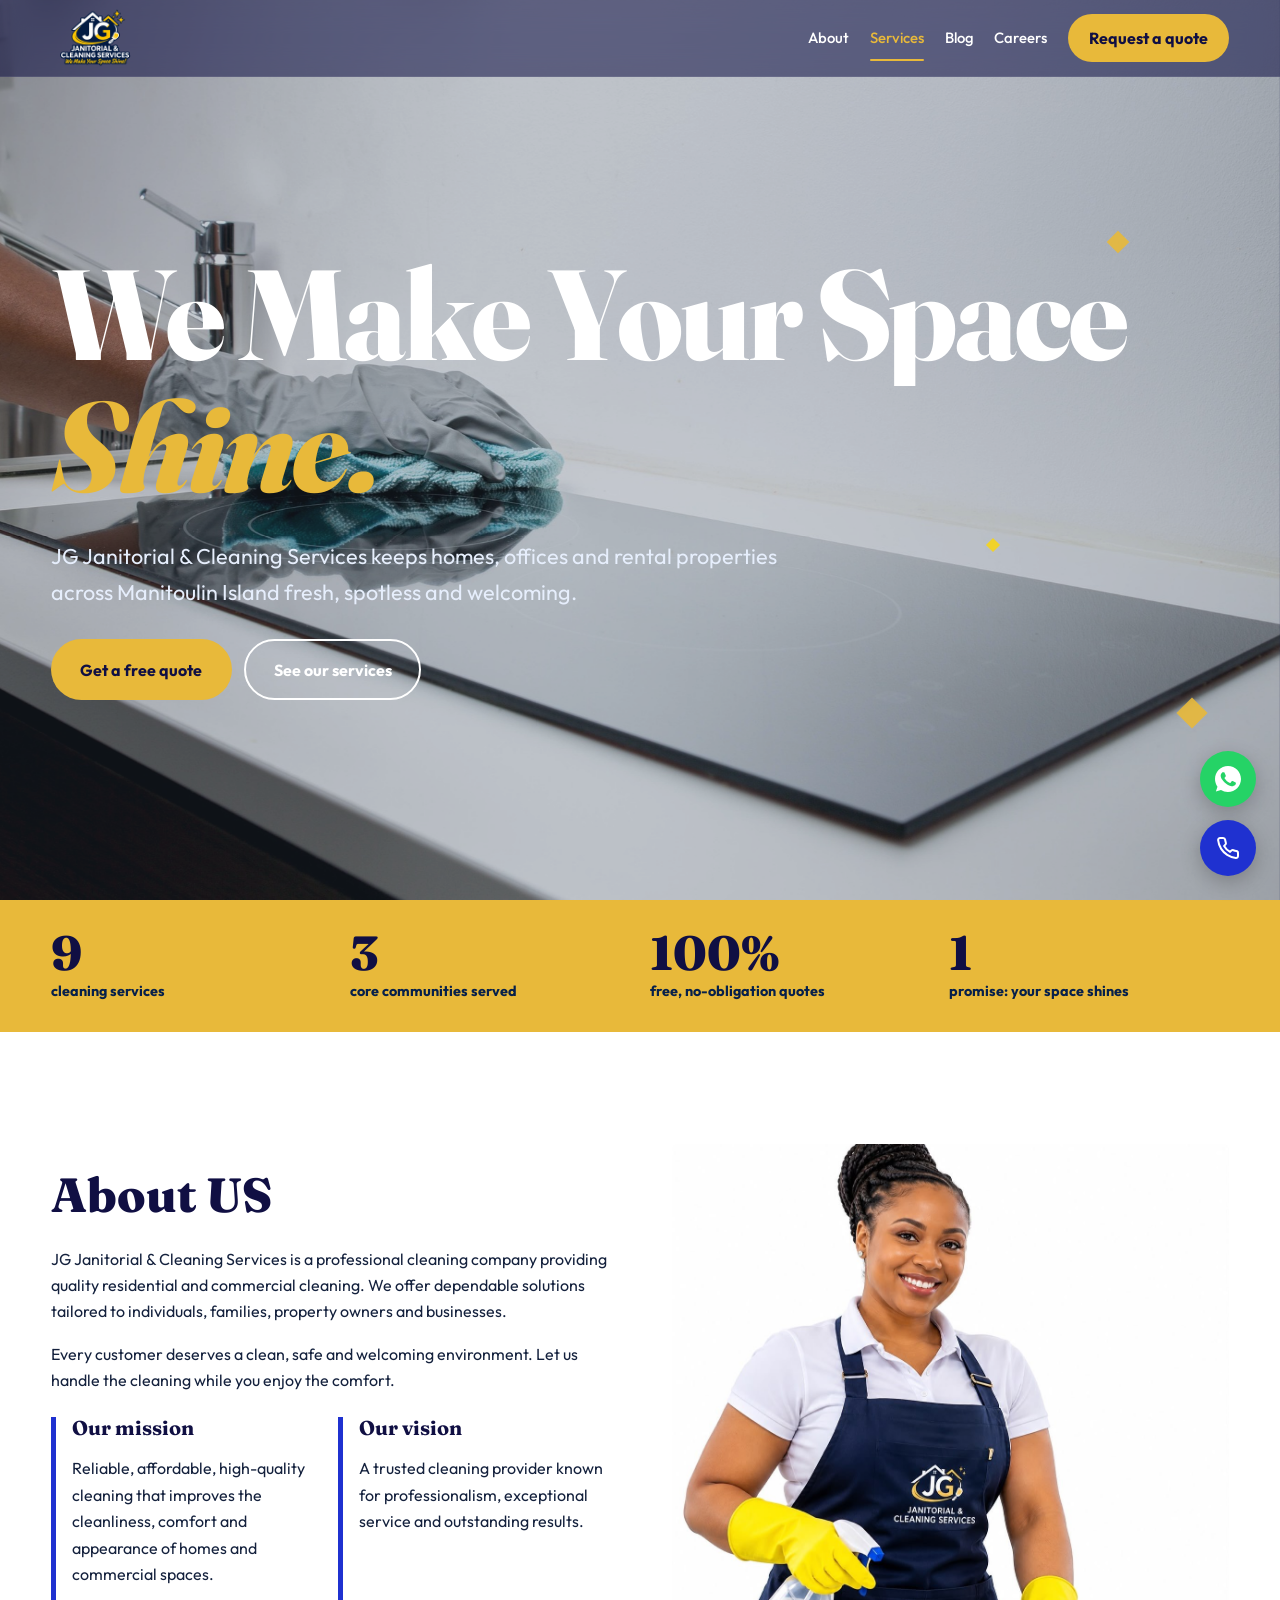
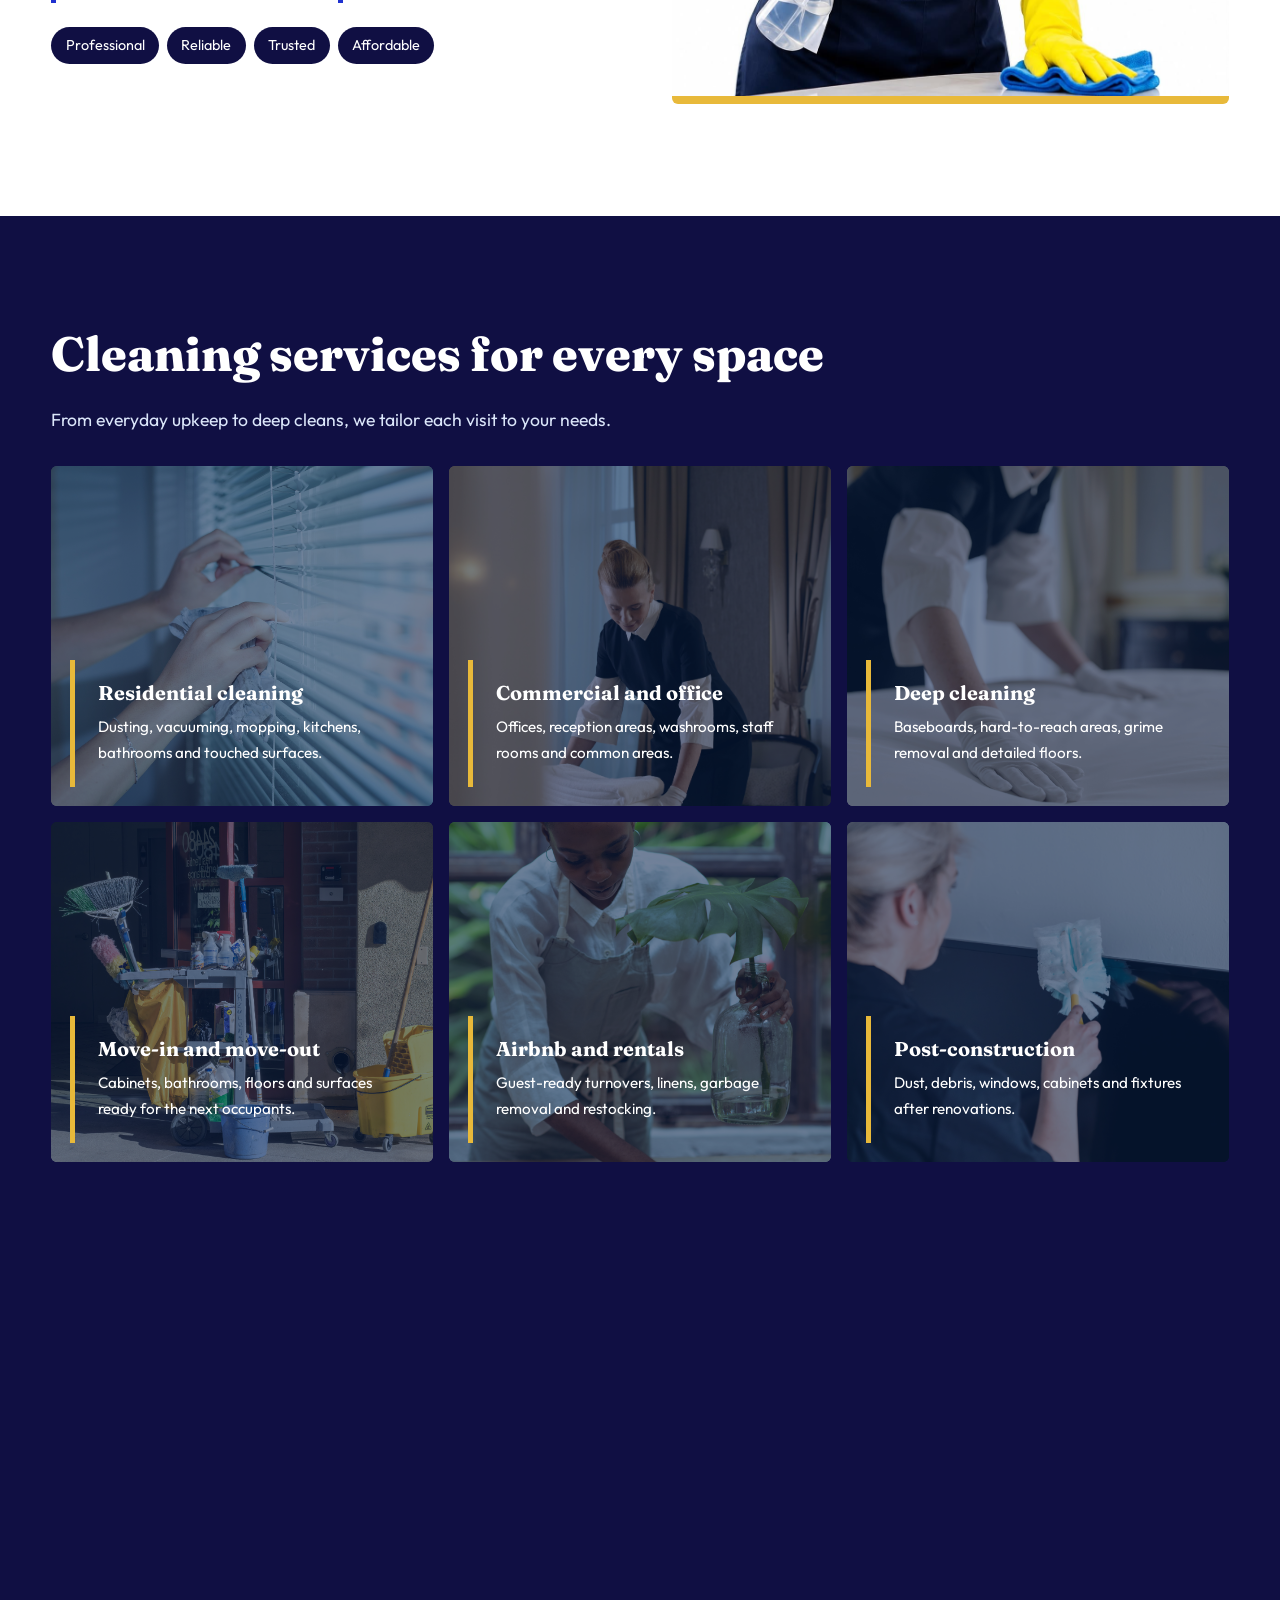
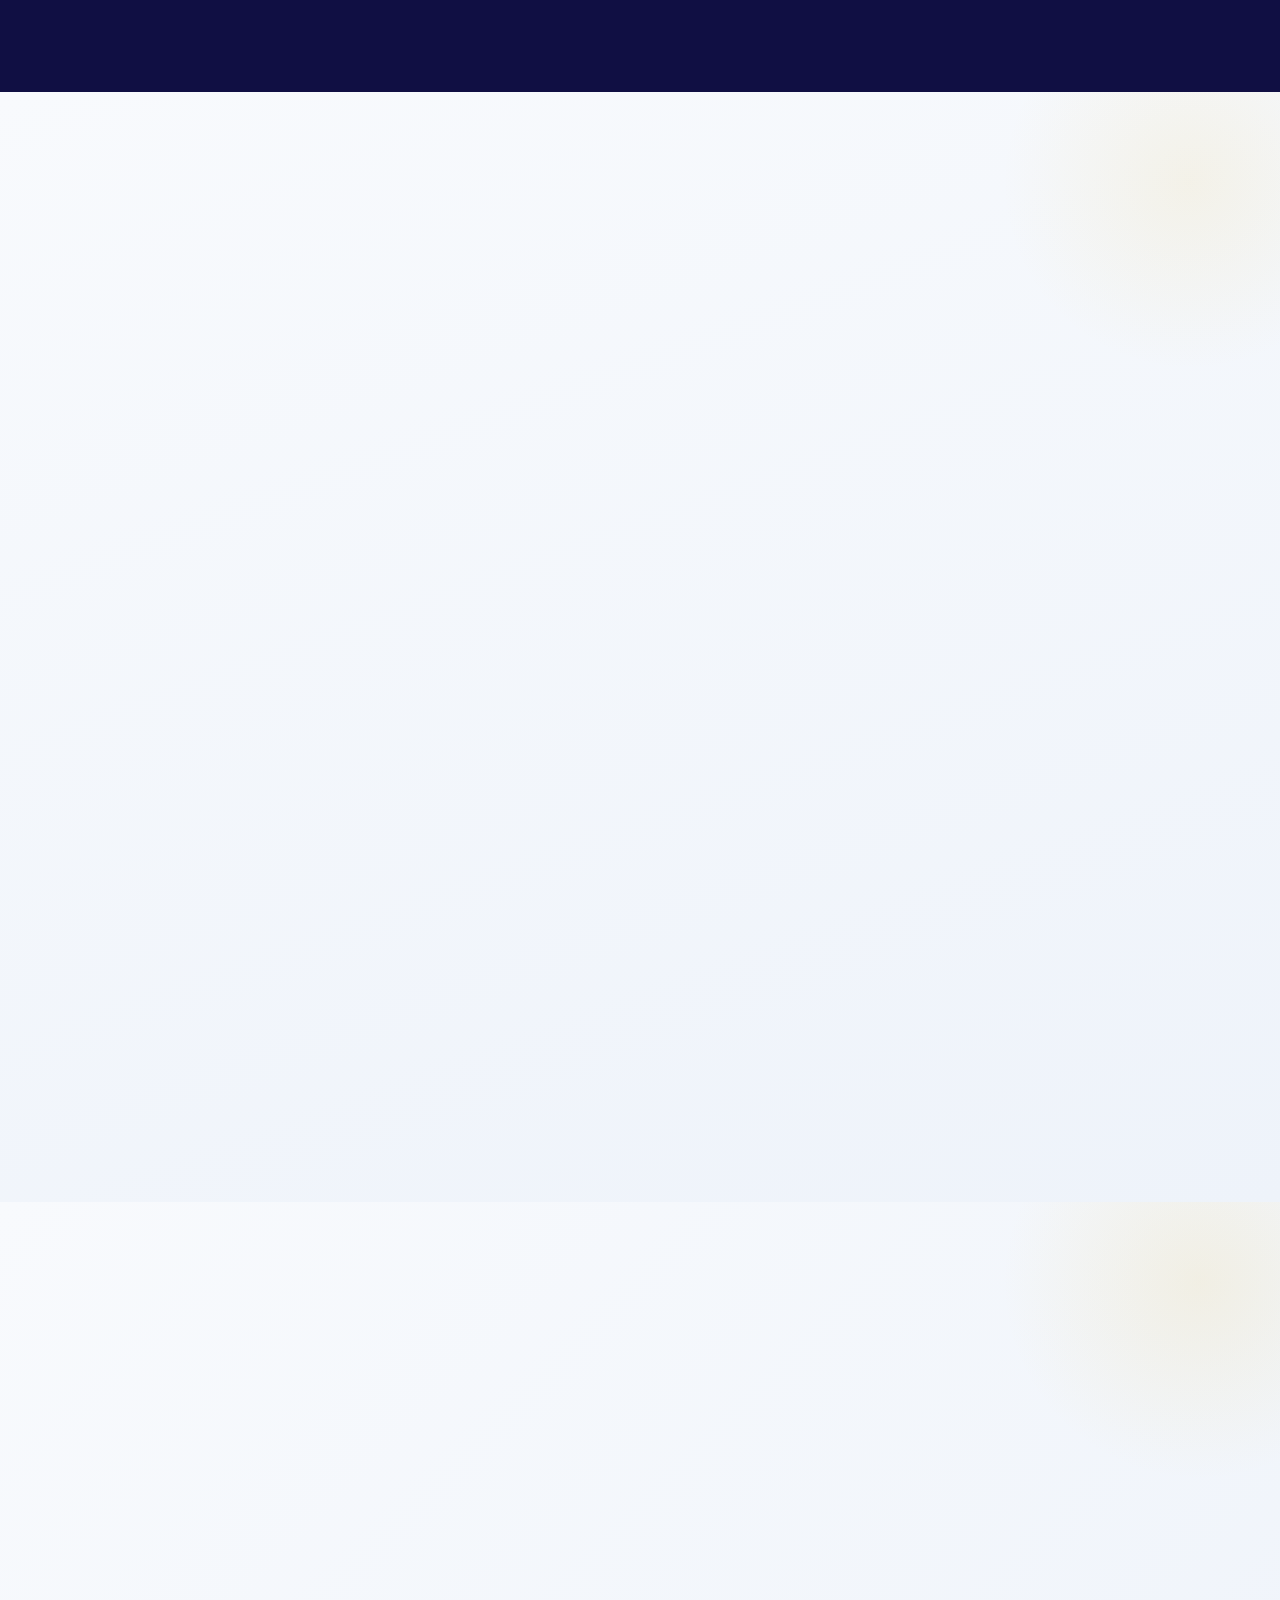
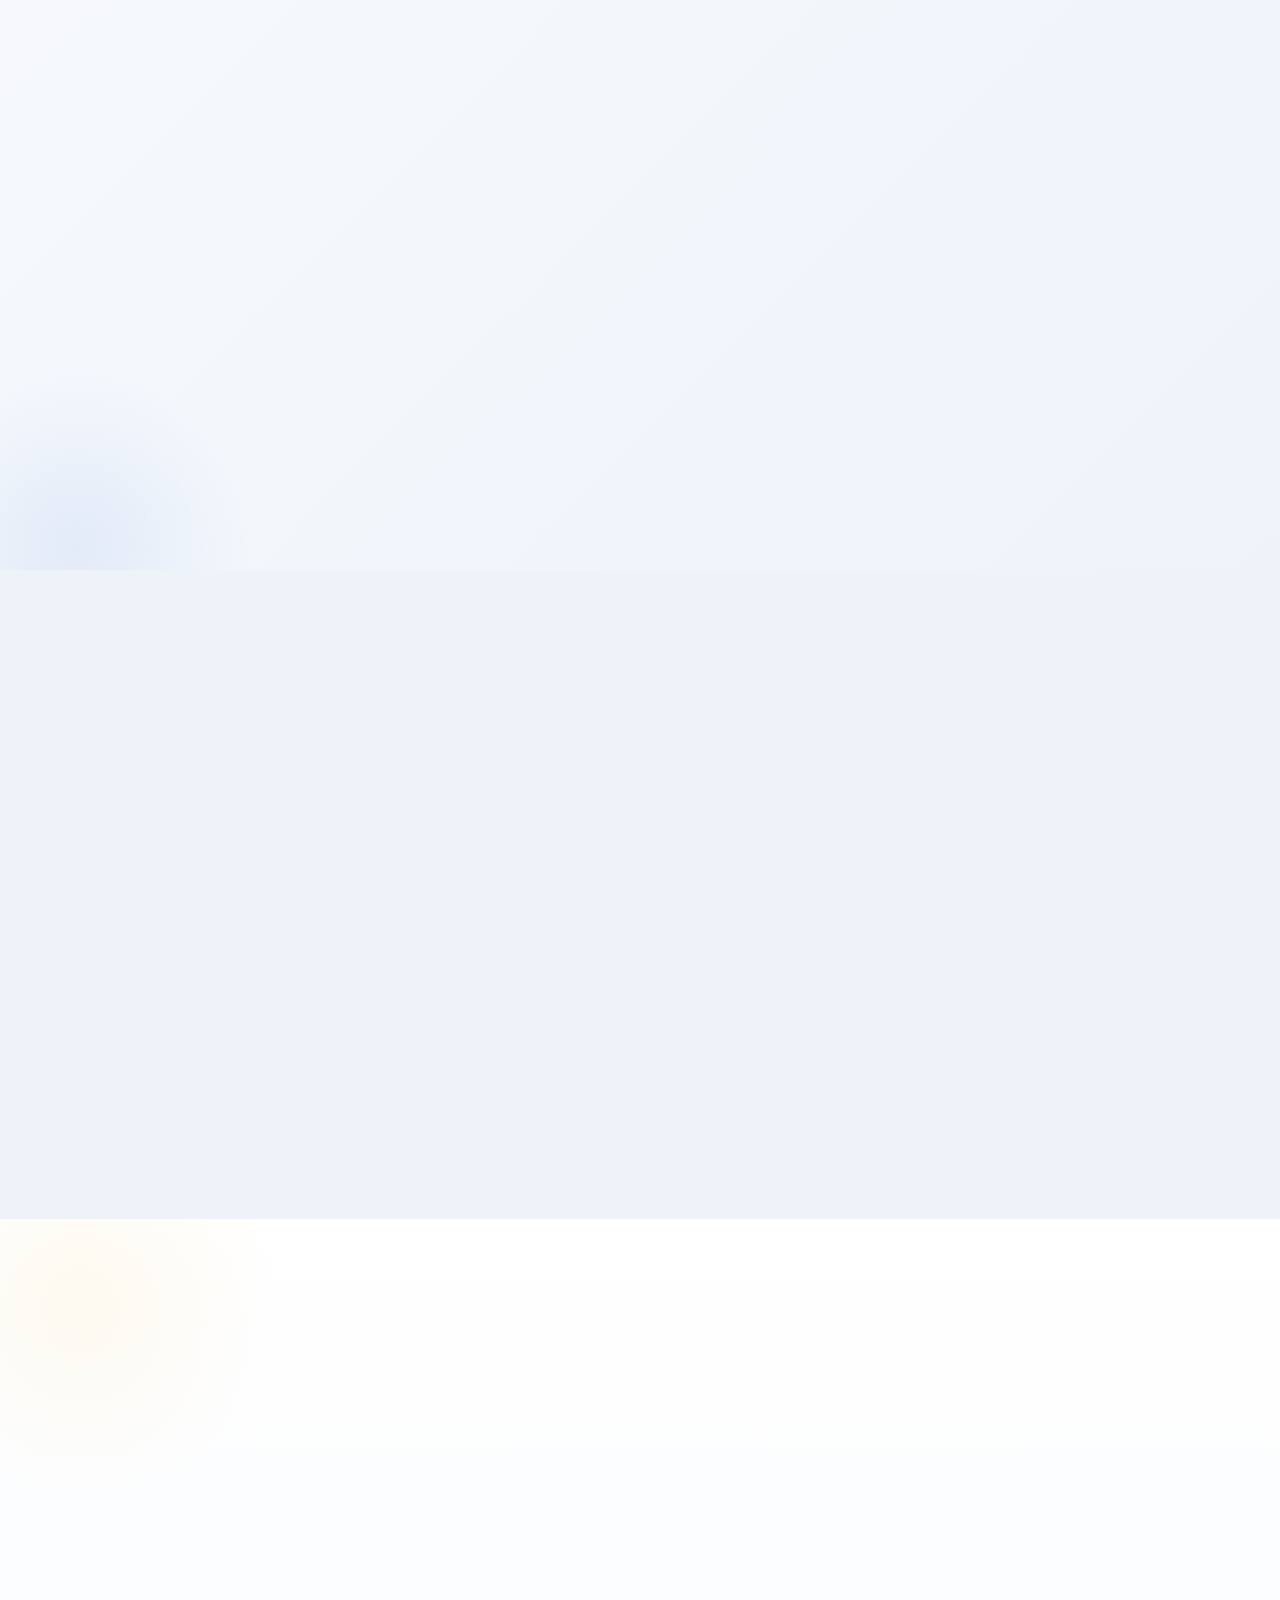
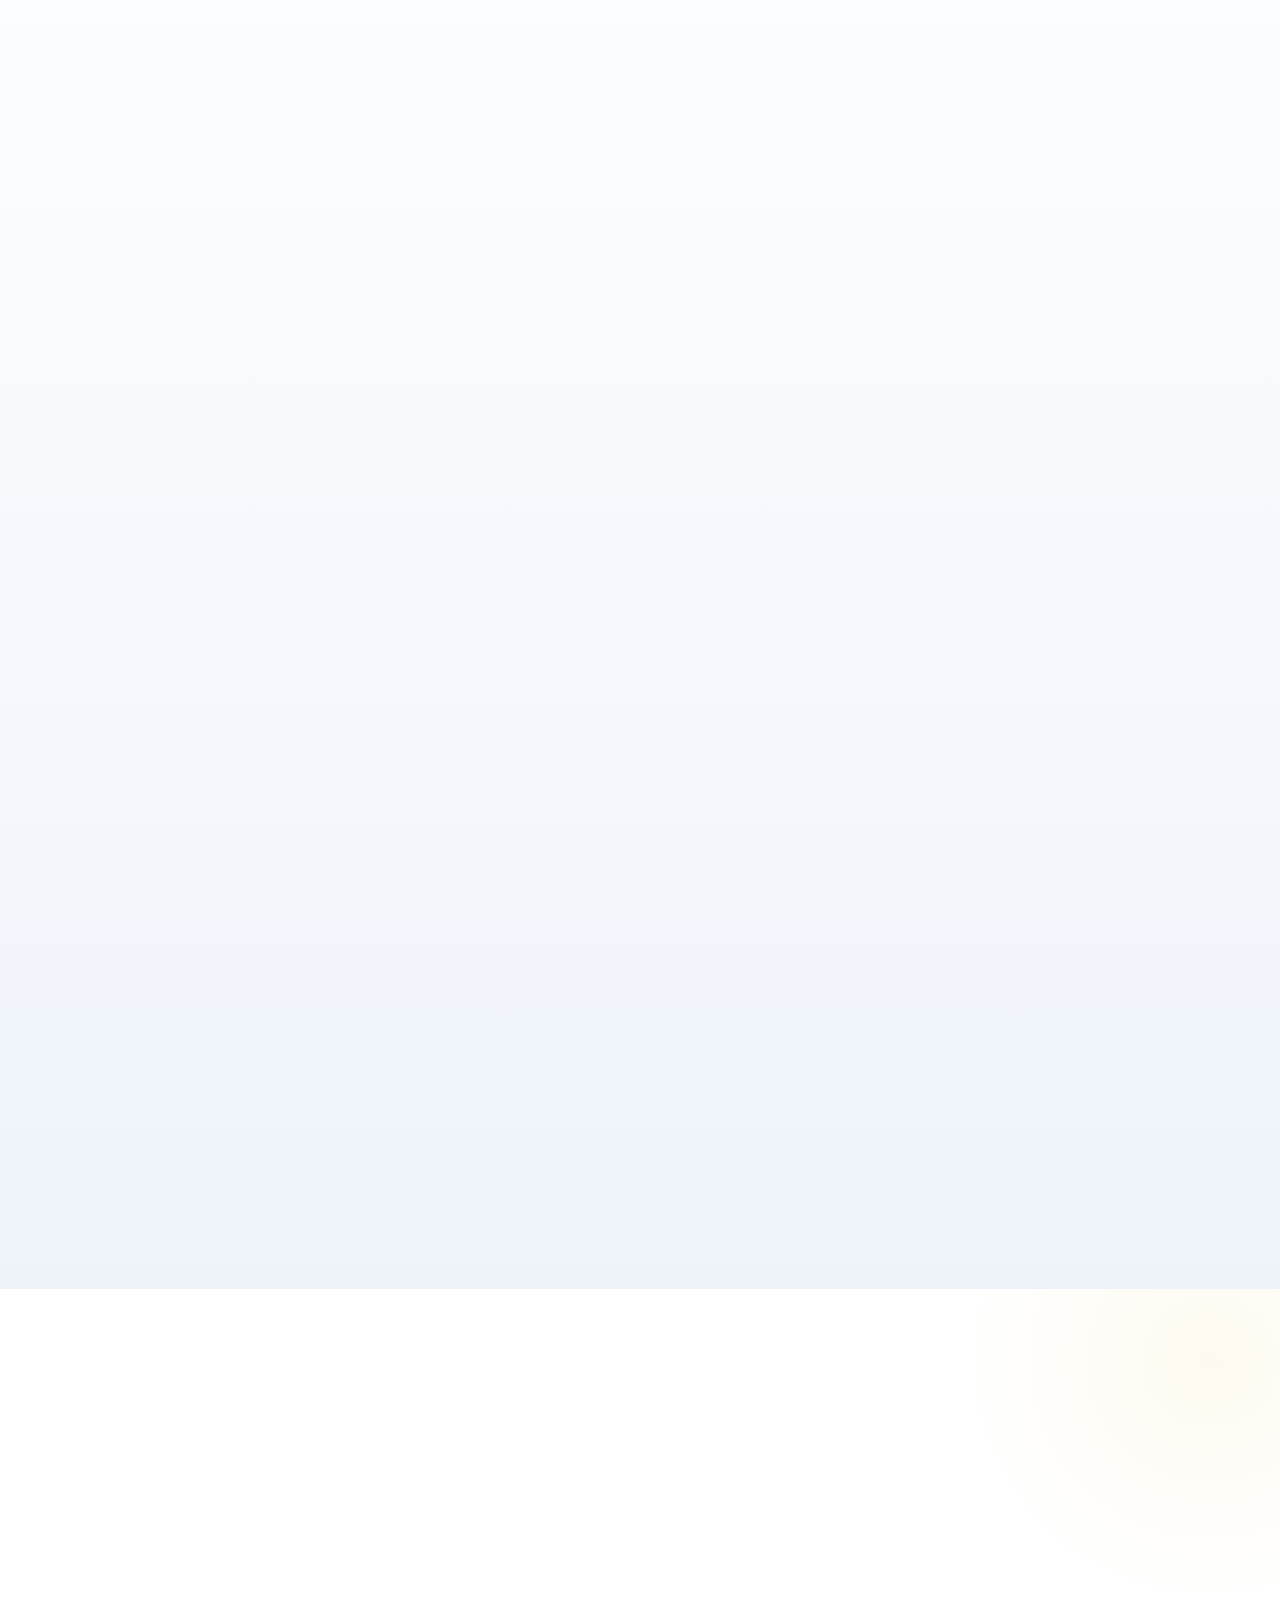
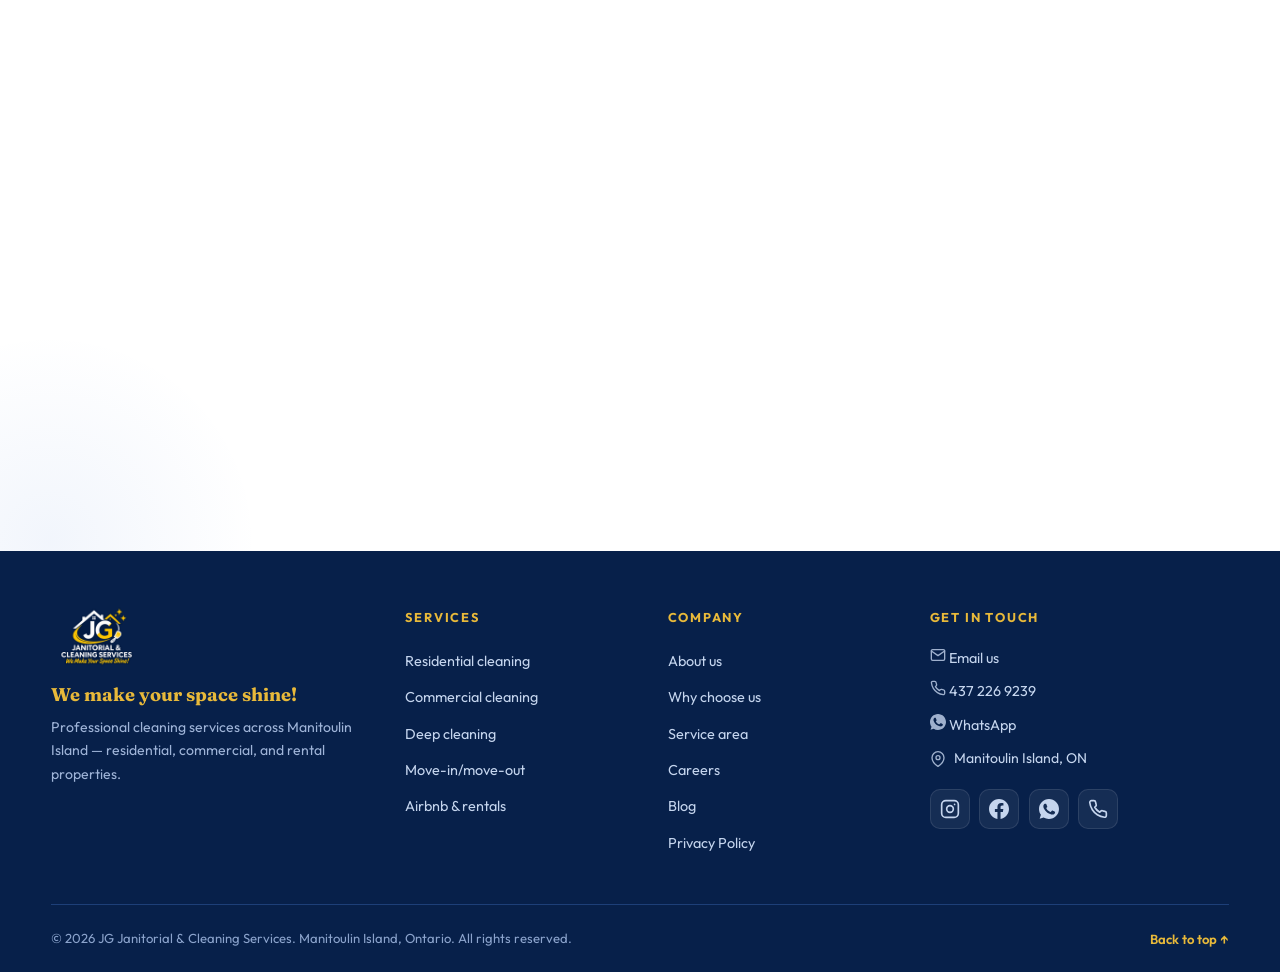
<file: index.html>
<!DOCTYPE html>
<html lang="en-CA">
<head>
  <meta charset="utf-8">
  <meta name="viewport" content="width=device-width, initial-scale=1">
  <title>Cleaning Services on Manitoulin Island | JG Janitorial &amp; Cleaning Services</title>
  <meta name="description" content="Residential, commercial, deep, move-out and Airbnb cleaning in Little Current, Mindemoya, Espanola and across Manitoulin Island, Ontario. Request a free quote from JG Janitorial &amp; Cleaning Services.">
  <meta name="keywords" content="cleaning services Manitoulin Island, janitorial Little Current, house cleaning Mindemoya, Airbnb cleaning Ontario, move-out cleaning Espanola">
  <meta name="robots" content="index, follow, max-image-preview:large">
  <meta name="theme-color" content="#0b2a5b">
  <link rel="canonical" href="https://jgjanitorial.netlify.app/">
  <link rel="icon" href="images/JG Janitorial & Cleaning Services Logo-2 (1).png" type="image/png">
  <meta property="og:type" content="website">
  <meta property="og:locale" content="en_CA">
  <meta property="og:site_name" content="JG Janitorial &amp; Cleaning Services">
  <meta property="og:title" content="JG Janitorial &amp; Cleaning Services | Manitoulin Island">
  <meta property="og:description" content="We Make Your Space Shine. Professional, reliable and affordable cleaning on Manitoulin Island.">
  <meta property="og:url" content="https://jgjanitorial.netlify.app/">
  <meta property="og:image" content="https://jgjanitorial.netlify.app/images/JG Janitorial & Cleaning Services Logo-2 (1).png">
  <meta name="twitter:card" content="summary_large_image">
  <link rel="preconnect" href="https://fonts.googleapis.com">
  <link rel="preconnect" href="https://fonts.gstatic.com" crossorigin>
  <link href="https://fonts.googleapis.com/css2?family=Fraunces:ital,opsz,wght@0,9..144,400;0,9..144,600;0,9..144,700;0,9..144,800;1,9..144,700&family=Outfit:wght@300;400;500;600;700&display=swap" rel="stylesheet">
  <link rel="stylesheet" href="style.css">
  <script type="application/ld+json">
  {"@context":"https://schema.org","@type":"HomeAndConstructionBusiness","additionalType":"https://schema.org/CleaningService","name":"JG Janitorial & Cleaning Services","url":"https://jgjanitorial.netlify.app/","logo":"https://jgjanitorial.netlify.app/images/jglogo.png","image":"https://jgjanitorial.netlify.app/images/jgfulllogo.png","slogan":"We Make Your Space Shine!","email":"Jgjanitorialcleaningservices@gmail.com","telephone":"+1-437-226-9239","address":{"@type":"PostalAddress","addressRegion":"ON","addressCountry":"CA","addressLocality":"Manitoulin Island"},"areaServed":["Little Current","Mindemoya","Espanola","Manitoulin Island"],"priceRange":"$$","hasOfferCatalog":{"@type":"OfferCatalog","name":"Cleaning services","itemListElement":["Residential Cleaning","Commercial Cleaning","Deep Cleaning","Move-In/Move-Out Cleaning","Airbnb and Rental Cleaning","Post-Construction Cleaning","Kitchen and Bathroom Cleaning","Laundry and Housekeeping","Regular Scheduled Cleaning"].map(function(n){return {"@type":"Offer","itemOffered":{"@type":"Service","name":n}}})}}
  </script>
</head>
<body id="top">
<a class="skip" href="#main">Skip to content</a>

<header class="site-header">
  <div class="wrap bar">
    <a href="#top" class="brand" aria-label="JG Janitorial and Cleaning Services home"><img src="images/JG Janitorial & Cleaning Services Logo-2 (1).png" alt="JG Janitorial and Cleaning Services logo" width="220" height="70"></a>
    <button class="menu-btn" aria-expanded="false" aria-controls="nav" aria-label="Open menu"><span></span><span></span><span></span></button>
    <nav id="nav" aria-label="Main">
      <a href="#about">About</a><a href="#services">Services</a><a href="#blog">Blog</a><a href="#careers">Careers</a>
      <a class="btn gold" href="#quote">Request a quote</a>
    </nav>
  </div>
</header>

<main id="main">
<section class="hero">
  <img class="hero-img" src="images/herobg.jpg" alt="Clean, bright home interior cared for by JG Janitorial" fetchpriority="high" width="1920" height="1080">
  <div class="hero-tint"></div>
  <div class="wrap hero-in">
    <h1><span class="line"><span></span></span> <span class="line"><span>We Make Your Space</span></span> <span class="line gold"><span>Shine.</span></span></h1>
    <p class="lead">JG Janitorial &amp; Cleaning Services keeps homes, offices and rental properties across Manitoulin Island fresh, spotless and welcoming.</p>
    <div class="cta"><a class="btn gold" href="#quote">Get a free quote</a><a class="btn ghost" href="#services">See our services</a></div>
  </div>
  <div class="spark s1" aria-hidden="true"></div><div class="spark s2" aria-hidden="true"></div><div class="spark s3" aria-hidden="true"></div>
</section>

<section class="stats" aria-label="Highlights">
  <div class="wrap grid4">
    <div><b data-n="9">0</b><span>cleaning services</span></div>
    <div><b data-n="3">0</b><span>core communities served</span></div>
    <div><b data-n="100" data-s="%">0</b><span>free, no-obligation quotes</span></div>
    <div><b data-n="1">0</b><span>promise: your space shines</span></div>
  </div>
</section>

<section id="about" class="sec">
  <div class="wrap split">
    <div class="rv">
      <h2>About US</h2>
      <p>JG Janitorial &amp; Cleaning Services is a professional cleaning company providing quality residential and commercial cleaning. We offer dependable solutions tailored to individuals, families, property owners and businesses.</p>
      <p>Every customer deserves a clean, safe and welcoming environment. Let us handle the cleaning while you enjoy the comfort.</p>
      <div class="mv">
        <article><h3>Our mission</h3><p>Reliable, affordable, high-quality cleaning that improves the cleanliness, comfort and appearance of homes and commercial spaces.</p></article>
        <article><h3>Our vision</h3><p>A trusted cleaning provider known for professionalism, exceptional service and outstanding results.</p></article>
      </div>
      <ul class="chips"><li>Professional</li><li>Reliable</li><li>Trusted</li><li>Affordable</li></ul>
    </div>
    <img class="rv about-img" src="images/jglady.jpg" alt="JG cleaning team member wiping a kitchen counter" loading="lazy" width="800" height="900">
  </div>
</section>

<section id="services" class="sec navy">
  <div class="wrap">
    <h2 class="rv">Cleaning services for every space</h2>
    <p class="sub rv">From everyday upkeep to deep cleans, we tailor each visit to your needs.</p>
    <div class="cards">
      <article class="card rv"><img src="images/19934763-blinds-5928692_1920.jpg" alt="Residential cleaning" loading="lazy"><div class="ct"><h3>Residential cleaning</h3><p>Dusting, vacuuming, mopping, kitchens, bathrooms and touched surfaces.</p></div></article>
      <article class="card rv"><img src="images/pexels-cottonbro-6466226.jpg" alt="Commercial and office cleaning" loading="lazy"><div class="ct"><h3>Commercial and office</h3><p>Offices, reception areas, washrooms, staff rooms and common areas.</p></div></article>
      <article class="card rv"><img src="images/pexels-cottonbro-6466479.jpg" alt="Deep cleaning" loading="lazy"><div class="ct"><h3>Deep cleaning</h3><p>Baseboards, hard-to-reach areas, grime removal and detailed floors.</p></div></article>
      <article class="card rv"><img src="images/pexels-ninobur-17651101.jpg" alt="Move-in and move-out cleaning" loading="lazy"><div class="ct"><h3>Move-in and move-out</h3><p>Cabinets, bathrooms, floors and surfaces ready for the next occupants.</p></div></article>
      <article class="card rv"><img src="images/pexels-ketut-subiyanto-4353615.jpg" alt="Airbnb and rental property cleaning" loading="lazy"><div class="ct"><h3>Airbnb and rentals</h3><p>Guest-ready turnovers, linens, garbage removal and restocking.</p></div></article>
      <article class="card rv"><img src="images/pexels-liliana-drew-9462170.jpg" alt="Post-construction cleaning" loading="lazy"><div class="ct"><h3>Post-construction</h3><p>Dust, debris, windows, cabinets and fixtures after renovations.</p></div></article>
      <article class="card rv"><img src="images/bathroom.jpg" alt="Kitchen and bathroom cleaning" loading="lazy"><div class="ct"><h3>Kitchen and bathroom</h3><p>Sinks, showers, mirrors, grease and soap residue removed.</p></div></article>
      <article class="card rv"><img src="images/pexels-tima-miroshnichenko-6197110.jpg" alt="Laundry and housekeeping" loading="lazy"><div class="ct"><h3>Laundry and housekeeping</h3><p>Laundry, bed making, dishes, tidying and light organization.</p></div></article>
      <article class="card rv"><img src="images/pexels-cottonbro-6466221.jpg" alt="Regular scheduled cleaning" loading="lazy"><div class="ct"><h3>Regular cleaning</h3><p>Weekly, biweekly, monthly, one-time or custom schedules.</p></div></article>
    </div>
    <p class="note rv">Specialized hazardous-material removal is excluded unless separately arranged with qualified professionals.</p>
  </div>
</section>

<!-- ———  CONTACT / QUOTE SECTION ——— -->
<section id="quote" class="sec contact-modern">
  <div class="wrap">
    <div class="contact-head rv">
      <span class="eyebrow">Let's talk</span>
      <h2>Request a free quote</h2>
      <p class="contact-intro">Tell us what you need and we'll reply with a no-obligation quotation. No pressure, no commitment.</p>
    </div>
    <div class="contact-grid-modern">
      <div class="contact-info-panel rv">
        <div class="contact-item">
          <div class="contact-icon">
            <svg viewBox="0 0 24 24" width="22" height="22" fill="none" stroke="currentColor" stroke-width="2" stroke-linecap="round" stroke-linejoin="round"><path d="M4 4h16c1.1 0 2 .9 2 2v12c0 1.1-.9 2-2 2H4c-1.1 0-2-.9-2-2V6c0-1.1.9-2 2-2z"/><polyline points="22,6 12,13 2,6"/></svg>
          </div>
          <div>
            <span class="contact-label">Email</span>
            <a href="mailto:Jgjanitorialcleaningservices@gmail.com">Jgjanitorialcleaningservices@gmail.com</a>
          </div>
        </div>
        <div class="contact-item">
          <div class="contact-icon">
            <svg viewBox="0 0 24 24" width="22" height="22" fill="none" stroke="currentColor" stroke-width="2" stroke-linecap="round" stroke-linejoin="round"><path d="M22 16.92v3a2 2 0 0 1-2.18 2 19.79 19.79 0 0 1-8.63-3.07 19.5 19.5 0 0 1-6-6 19.79 19.79 0 0 1-3.07-8.67A2 2 0 0 1 4.11 2h3a2 2 0 0 1 2 1.72c.127.96.361 1.903.7 2.81a2 2 0 0 1-.45 2.11L8.09 9.91a16 16 0 0 0 6 6l1.27-1.27a2 2 0 0 1 2.11-.45c.907.339 1.85.573 2.81.7A2 2 0 0 1 22 16.92z"/></svg>
          </div>
          <div>
            <span class="contact-label">Phone</span>
            <a href="tel:+14372269239">+1 437 226 9239</a>
          </div>
        </div>
        <div class="contact-item">
          <div class="contact-icon">
            <svg viewBox="0 0 32 32" width="22" height="22" fill="currentColor" aria-hidden="true"><path d="M16.004 0h-.008C7.174 0 0 7.176 0 16c0 3.5 1.13 6.75 3.05 9.39L1.06 31.51l6.3-1.94A15.9 15.9 0 0 0 16.004 32C24.826 32 32 24.822 32 16S24.826 0 16.004 0zm9.32 22.6c-.39 1.1-2.27 2.1-3.13 2.18-.8.07-1.8.1-2.9-.18-.67-.17-1.52-.44-2.62-.9-4.6-2-7.6-6.64-7.83-6.95-.23-.31-1.87-2.49-1.87-4.75s1.18-3.37 1.6-3.83c.42-.46.92-.58 1.23-.58.31 0 .62 0 .89.02.28.01.67-.11 1.05.8.38.92 1.3 3.17 1.42 3.4.12.23.2.5.04.81-.16.31-.24.5-.47.77-.23.27-.49.6-.7.8-.23.23-.47.48-.2.94.27.46 1.2 1.98 2.58 3.21 1.77 1.58 3.27 2.07 3.73 2.3.46.23.73.19 1-.11.27-.31 1.15-1.34 1.46-1.8.31-.46.62-.38 1.04-.23.42.15 2.66 1.25 3.12 1.48.46.23.77.34.88.54.12.19.12 1.13-.27 2.23z"/></svg>
          </div>
          <div>
            <span class="contact-label">WhatsApp</span>
            <a href="https://wa.me/14372269239" target="_blank" rel="noopener">+1 437 226 9239</a>
          </div>
        </div>
        <div class="contact-item">
          <div class="contact-icon">
            <svg viewBox="0 0 24 24" width="22" height="22" fill="none" stroke="currentColor" stroke-width="2" stroke-linecap="round" stroke-linejoin="round"><path d="M21 10c0 7-9 13-9 13s-9-6-9-13a9 9 0 0 1 18 0z"/><circle cx="12" cy="10" r="3"/></svg>
          </div>
          <div>
            <span class="contact-label">Location</span>
            <p>Manitoulin Island, Ontario, Canada</p>
          </div>
        </div>
        <div class="contact-item">
          <div class="contact-icon">
            <svg viewBox="0 0 24 24" width="22" height="22" fill="none" stroke="currentColor" stroke-width="2" stroke-linecap="round" stroke-linejoin="round"><rect x="2" y="2" width="20" height="20" rx="5"/><circle cx="12" cy="12" r="4"/><circle cx="17.5" cy="6.5" r="1" fill="currentColor" stroke="none"/></svg>
          </div>
          <div>
            <span class="contact-label">Instagram</span>
            <a href="https://www.instagram.com/jgjanitorial?dlrf=ZXp3ajByeWNjanlh&utm_source=qr" target="_blank" rel="noopener">@jgjanitorial</a>
          </div>
        </div>
        <div class="contact-item">
          <div class="contact-icon">
            <svg viewBox="0 0 24 24" width="22" height="22" fill="currentColor" aria-hidden="true"><path d="M24 12.073c0-6.627-5.373-12-12-12s-12 5.373-12 12c0 5.99 4.388 10.954 10.125 11.854v-8.385H7.078v-3.47h3.047V9.43c0-3.007 1.792-4.669 4.533-4.669 1.312 0 2.686.235 2.686.235v2.953H15.83c-1.491 0-1.956.925-1.956 1.874v2.25h3.328l-.532 3.47h-2.796v8.385C19.612 23.027 24 18.062 24 12.073z"/></svg>
          </div>
          <div>
            <span class="contact-label">Facebook</span>
            <a href="https://www.facebook.com/share/1DyWtgLGY7/?mibextid=wwXIfr" target="_blank" rel="noopener">JG Janitorial & Cleaning</a>
          </div>
        </div>
        <div class="contact-note">
          <p>Prefer to talk? Call or message us directly — we're happy to help.</p>
        </div>
      </div>
      <form class="form contact-form-modern rv" action="https://formspree.io/f/mjyydroa" method="POST" data-form>
        <input type="hidden" name="_subject" value="Quote request - JG Janitorial">
        <div class="form-row">
          <label>Your name *<input name="name" required autocomplete="name"></label>
          <label>Phone number *<input type="tel" name="phone" required autocomplete="tel" placeholder="+1 434 567 89"></label>
        </div>
        <div class="form-row">
          <label>Email <span class="optional">(optional)</span><input type="email" name="email" autocomplete="email" placeholder="you@example.com"></label>
          <label>Location *<input name="location" required placeholder="e.g. Little Current"></label>
        </div>
        <div class="form-row">
          <label>Service needed *<select name="service" required><option value="">Choose a service</option><option>Residential cleaning</option><option>Commercial cleaning</option><option>Deep cleaning</option><option>Move-in/move-out</option><option>Airbnb and rental</option><option>Post-construction</option><option>Kitchen and bathroom</option><option>Laundry and housekeeping</option><option>Regular scheduled</option></select></label>
          <label>Preferred date<input type="date" name="date"></label>
        </div>
        <label>Extra details<textarea name="message" rows="3" placeholder="Anything else we should know?"></textarea></label>
        <input type="text" name="_gotcha" class="hp" tabindex="-1" autocomplete="off">
        <button class="btn gold" type="submit">Send my request</button><p class="status" role="status"></p>
      </form>
    </div>
  </div>
</section>
</main>


<section class="sec why-modern" id="why">
  <div class="wrap">
    <div class="why-head rv">
      <span class="eyebrow">The JG difference</span>
      <h2>Why choose JG Janitorial</h2>
      <p class="why-intro">We don't just clean — we elevate the way your space feels. Every detail, every visit, every promise kept.</p>
    </div>
    <div class="why-grid-modern">
      <div class="why-card rv">
        <div class="why-icon">01</div>
        <h3>Reliable service</h3>
        <p>We value your time and show up exactly as promised — every single visit.</p>
      </div>
      <div class="why-card rv">
        <div class="why-icon">02</div>
        <h3>Attention to detail</h3>
        <p>From baseboards to door handles, every task receives proper, thorough attention.</p>
      </div>
      <div class="why-card rv">
        <div class="why-icon">03</div>
        <h3>Affordable pricing</h3>
        <p>Premium-quality cleaning at competitive, transparent prices — no surprises.</p>
      </div>
      <div class="why-card rv">
        <div class="why-icon">04</div>
        <h3>Flexible scheduling</h3>
        <p>Weekly, biweekly, monthly or one-time — we work entirely around your schedule.</p>
      </div>
      <div class="why-card rv">
        <div class="why-icon">05</div>
        <h3>Professional approach</h3>
        <p>Your property and belongings are treated with the utmost care and respect.</p>
      </div>
      <div class="why-card rv">
        <div class="why-icon">06</div>
        <h3>Customer satisfaction</h3>
        <p>We aim to exceed your expectations every time — your happiness is the goal.</p>
      </div>
    </div>
    <div class="commit-modern rv">
      <p>Inviting someone into your home or business takes trust. We respect your privacy and property, use appropriate products and equipment, keep high standards, listen to feedback and deliver exactly what we agreed.</p>
    </div>
  </div>
</section>

<section id="areas" class="sec tint">
  <div class="wrap split">
    <img class="rv about-img" src="images/manitolin.jpg" alt="Aerial view of Manitoulin Island shoreline" loading="lazy" width="800" height="600">
    <div class="rv">
      <h2>Proudly serving Manitoulin Island</h2>
      <ul class="ticks"><li>Little Current</li><li>Mindemoya</li><li>Espanola</li><li>Other Manitoulin Island communities</li><li>Surrounding areas by arrangement</li></ul>
      <p>Contact us to confirm service availability in your location.</p>
    </div>
  </div>
</section>

<!-- ——— TESTIMONIALS — MODERN & SOPHISTICATED ——— -->
<section id="testimonials" class="sec testimonials-modern">
  <div class="wrap">
    <div class="testimonials-head rv">
      <span class="eyebrow">Testimonials</span>
      <h2>What our customers say</h2>
      <p class="testimonials-intro">Real results, real people. Here's what our clients have to say about the JG difference.</p>
    </div>
    <div class="testimonials-grid">
      <figure class="testimonial-card rv">
        <div class="testimonial-quote-mark" aria-hidden="true">"</div>
        <blockquote class="testimonial-text">JG Janitorial transformed our home before our family gathering. Every corner was spotless and the team was professional, punctual and incredibly thorough. We've already booked our next visit.</blockquote>
        <div class="testimonial-rating" aria-label="5 out of 5 stars">★★★★★</div>
        <figcaption class="testimonial-author">
          <div class="testimonial-avatar" aria-hidden="true">JP</div>
          <div class="testimonial-meta">
            <strong>Jenny P.</strong>
            <span>Homeowner, Little Current</span>
          </div>
        </figcaption>
      </figure>
      <figure class="testimonial-card rv">
        <div class="testimonial-quote-mark" aria-hidden="true">"</div>
        <blockquote class="testimonial-text">We manage several Airbnb properties across Mindemoya and JG has been a game-changer. Our guest reviews have improved noticeably since we started using their turnover service. Reliable, fast and detail-oriented.</blockquote>
        <div class="testimonial-rating" aria-label="5 out of 5 stars">★★★★★</div>
        <figcaption class="testimonial-author">
          <div class="testimonial-avatar" aria-hidden="true">DT</div>
          <div class="testimonial-meta">
            <strong>David T.</strong>
            <span>Airbnb Host, Mindemoya</span>
          </div>
        </figcaption>
      </figure>
      <figure class="testimonial-card rv">
        <div class="testimonial-quote-mark" aria-hidden="true">"</div>
        <blockquote class="testimonial-text">Our office has never looked better. The JG team works around our schedule, pays attention to the small details and always leaves the space looking immaculate. Highly recommend for any business on the island.</blockquote>
        <div class="testimonial-rating" aria-label="5 out of 5 stars">★★★★★</div>
        <figcaption class="testimonial-author">
          <div class="testimonial-avatar" aria-hidden="true">LK</div>
          <div class="testimonial-meta">
            <strong>Lisa K.</strong>
            <span>Office Manager, Espanola</span>
          </div>
        </figcaption>
      </figure>
    </div>
  </div>
</section>

<!-- ——— BLOG SECTION ——— -->
<section id="blog" class="sec blog-modern">
  <div class="wrap">
    <div class="blog-head rv">
      <span class="eyebrow">Insights &amp; advice</span>
      <h2>Cleaning tips from our team</h2>
      <p class="blog-intro">Practical wisdom from the professionals who keep Manitoulin Island shining.</p>
    </div>
    <div class="blog-grid-modern">
      <article class="blog-card rv">
        <div class="blog-img-wrap">
          <img src="images/bathroom.jpg" alt="Spring cleaning checklist" loading="lazy">
          <span class="blog-tag">Home care</span>
        </div>
        <div class="blog-body">
          <h3>A simple weekly home cleaning checklist</h3>
          <p>Dust high to low, vacuum, then mop. Keep touched surfaces like handles and switches on your weekly list.</p>
          <details><summary>Read more</summary><p>Finish with kitchens and bathrooms, empty bins, and reset each room. Short, regular sessions stop grime building up.</p></details>
        </div>
      </article>
      <article class="blog-card rv">
        <div class="blog-img-wrap">
          <img src="images/airbnb.jpg" alt="Airbnb turnover" loading="lazy">
          <span class="blog-tag">Rental hosting</span>
        </div>
        <div class="blog-body">
          <h3>Airbnb turnover: what guests notice first</h3>
          <p>Fresh linens, spotless bathrooms and clear counters shape reviews more than anything else.</p>
          <details><summary>Read more</summary><p>Check under beds, restock supplies, remove garbage and air out rooms before every arrival.</p></details>
        </div>
      </article>
      <article class="blog-card rv">
        <div class="blog-img-wrap">
          <img src="images/moveout.jpg" alt="Move-out cleaning" loading="lazy">
          <span class="blog-tag">Moving</span>
        </div>
        <div class="blog-body">
          <h3>Move-out cleaning without the stress</h3>
          <p>Start with cabinets and appliances, then bathrooms, then floors last so nothing gets re-dirtied.</p>
          <details><summary>Read more</summary><p>Wipe doors, baseboards and interior surfaces. Book early to match your moving date.</p></details>
        </div>
      </article>
    </div>
  </div>
</section>

<!-- ——— CAREERS — MODERN & PROFESSIONAL ——— -->
<section id="careers" class="careers-modern">
  <div class="wrap">
    <div class="careers-layout">
      <div class="careers-intro rv">
        <span class="eyebrow">Join our team</span>
        <h2>Come grow with us</h2>
        <p class="careers-lead">We're growing and looking for dependable, detail-minded people who take pride in their work. If you care about doing things properly, you'll fit right in.</p>

        <div class="careers-perks">
          <div class="perk">
            <div class="perk-icon">
              <svg viewBox="0 0 24 24" width="20" height="20" fill="none" stroke="currentColor" stroke-width="2" stroke-linecap="round" stroke-linejoin="round"><path d="M12 22s8-4 8-10V5l-8-3-8 3v7c0 6 8 10 8 10z"/></svg>
            </div>
            <div>
              <h4>Respect &amp; trust</h4>
              <p>We treat our team the way we treat our clients — with care and respect.</p>
            </div>
          </div>
          <div class="perk">
            <div class="perk-icon">
              <svg viewBox="0 0 24 24" width="20" height="20" fill="none" stroke="currentColor" stroke-width="2" stroke-linecap="round" stroke-linejoin="round"><circle cx="12" cy="12" r="10"/><polyline points="12 6 12 12 16 14"/></svg>
            </div>
            <div>
              <h4>Flexible shifts</h4>
              <p>Full-time and part-time roles that fit around your life, not the other way around.</p>
            </div>
          </div>
          <div class="perk">
            <div class="perk-icon">
              <svg viewBox="0 0 24 24" width="20" height="20" fill="none" stroke="currentColor" stroke-width="2" stroke-linecap="round" stroke-linejoin="round"><polyline points="23 6 13.5 15.5 8.5 10.5 1 18"/><polyline points="17 6 23 6 23 12"/></svg>
            </div>
            <div>
              <h4>Real growth</h4>
              <p>We promote from within and train the right people to take on more.</p>
            </div>
          </div>
        </div>

        <div class="careers-roles">
          <h4>Roles we hire for</h4>
          <ul class="role-tags">
            <li>Residential cleaners</li>
            <li>Commercial cleaners</li>
            <li>Rental turnover specialists</li>
          </ul>
        </div>
      </div>

      <div class="careers-form-wrap rv">
        <form class="careers-form" action="https://formspree.io/f/xdeevzyl" method="POST" data-form>
          <input type="hidden" name="_subject" value="Career application - JG Janitorial">
          <div class="careers-form-head">
            <h3>Apply in 60 seconds</h3>
            <p>No CV needed — just tell us a little about yourself.</p>
          </div>
          <div class="cf-field">
            <label for="career-name">Full name</label>
            <input id="career-name" name="name" required autocomplete="name" placeholder="Your name">
          </div>
          <div class="cf-row">
            <div class="cf-field">
              <label for="career-email">Email</label>
              <input id="career-email" type="email" name="email" required autocomplete="email" placeholder="you@example.com">
            </div>
            <div class="cf-field">
              <label for="career-phone">Phone <span class="optional">(optional)</span></label>
              <input id="career-phone" type="tel" name="phone" autocomplete="tel" placeholder="437 226 9239">
            </div>
          </div>
          <div class="cf-field">
            <label for="career-message">What's your experience?</label>
            <textarea id="career-message" name="message" rows="3" required placeholder="Tell us briefly about your cleaning, customer service, or related experience…"></textarea>
          </div>
          <input type="text" name="_gotcha" class="hp" tabindex="-1" autocomplete="off">
          <button class="btn gold cf-submit" type="submit">Send my application</button>
          <p class="status" role="status"></p>
        </form>
      </div>
    </div>
  </div>
</section>

<!-- ——— FLOATING CALL & WHATSAPP BUTTONS ——— -->
<div class="floating-actions" aria-label="Quick contact">
  <a href="https://wa.me/14372269239?text=Hi%20JG%20Janitorial%2C%20I%27d%20like%20to%20request%20a%20cleaning%20quote." class="fab fab-whatsapp" target="_blank" rel="noopener" aria-label="Message us on WhatsApp">
    <svg viewBox="0 0 32 32" width="26" height="26" fill="currentColor" aria-hidden="true"><path d="M16.004 0h-.008C7.174 0 0 7.176 0 16c0 3.5 1.13 6.75 3.05 9.39L1.06 31.51l6.3-1.94A15.9 15.9 0 0 0 16.004 32C24.826 32 32 24.822 32 16S24.826 0 16.004 0zm9.32 22.6c-.39 1.1-2.27 2.1-3.13 2.18-.8.07-1.8.1-2.9-.18-.67-.17-1.52-.44-2.62-.9-4.6-2-7.6-6.64-7.83-6.95-.23-.31-1.87-2.49-1.87-4.75s1.18-3.37 1.6-3.83c.42-.46.92-.58 1.23-.58.31 0 .62 0 .89.02.28.01.67-.11 1.05.8.38.92 1.3 3.17 1.42 3.4.12.23.2.5.04.81-.16.31-.24.5-.47.77-.23.27-.49.6-.7.8-.23.23-.47.48-.2.94.27.46 1.2 1.98 2.58 3.21 1.77 1.58 3.27 2.07 3.73 2.3.46.23.73.19 1-.11.27-.31 1.15-1.34 1.46-1.8.31-.46.62-.38 1.04-.23.42.15 2.66 1.25 3.12 1.48.46.23.77.34.88.54.12.19.12 1.13-.27 2.23z"/></svg>
  </a>
  <a href="tel:+14372269239" class="fab fab-call" aria-label="Call JG Janitorial">
    <svg viewBox="0 0 24 24" width="24" height="24" fill="none" stroke="currentColor" stroke-width="2" stroke-linecap="round" stroke-linejoin="round" aria-hidden="true"><path d="M22 16.92v3a2 2 0 0 1-2.18 2 19.79 19.79 0 0 1-8.63-3.07 19.5 19.5 0 0 1-6-6 19.79 19.79 0 0 1-3.07-8.67A2 2 0 0 1 4.11 2h3a2 2 0 0 1 2 1.72c.127.96.361 1.903.7 2.81a2 2 0 0 1-.45 2.11L8.09 9.91a16 16 0 0 0 6 6l1.27-1.27a2 2 0 0 1 2.11-.45c.907.339 1.85.573 2.81.7A2 2 0 0 1 22 16.92z"/></svg>
  </a>
</div>

<!-- ———  FOOTER   ——— -->
<footer class="foot">
  <div class="wrap footer-top">
    <div class="footer-brand">
      <img src="images/JG Janitorial & Cleaning Services Logo-2 (1).png" alt="JG Janitorial and Cleaning Services" width="200" height="64" loading="lazy">
      <p class="footer-tagline">We make your space shine!</p>
      <p class="footer-desc">Professional cleaning services across Manitoulin Island — residential, commercial, and rental properties.</p>
    </div>
    <div class="footer-col">
      <h4>Services</h4>
      <ul>
        <li><a href="#services">Residential cleaning</a></li>
        <li><a href="#services">Commercial cleaning</a></li>
        <li><a href="#services">Deep cleaning</a></li>
        <li><a href="#services">Move-in/move-out</a></li>
        <li><a href="#services">Airbnb & rentals</a></li>
      </ul>
    </div>
    <div class="footer-col">
      <h4>Company</h4>
      <ul>
        <li><a href="#about">About us</a></li>
        <li><a href="#why">Why choose us</a></li>
        <li><a href="#areas">Service area</a></li>
        <li><a href="#careers">Careers</a></li>
        <li><a href="#blog">Blog</a></li>
        <li><a href="privacy.html">Privacy Policy</a></li>
      </ul>
    </div>
    <div class="footer-col">
      <h4>Get in touch</h4>
      <ul class="footer-contact">
        <li>
          <a href="mailto:Jgjanitorialcleaningservices@gmail.com">
            <svg viewBox="0 0 24 24" width="16" height="16" fill="none" stroke="currentColor" stroke-width="2" stroke-linecap="round" stroke-linejoin="round" aria-hidden="true"><path d="M4 4h16c1.1 0 2 .9 2 2v12c0 1.1-.9 2-2 2H4c-1.1 0-2-.9-2-2V6c0-1.1.9-2 2-2z"/><polyline points="22,6 12,13 2,6"/></svg>
            Email us
          </a>
        </li>
        <li>
          <a href="tel:+14372269239">
            <svg viewBox="0 0 24 24" width="16" height="16" fill="none" stroke="currentColor" stroke-width="2" stroke-linecap="round" stroke-linejoin="round" aria-hidden="true"><path d="M22 16.92v3a2 2 0 0 1-2.18 2 19.79 19.79 0 0 1-8.63-3.07 19.5 19.5 0 0 1-6-6 19.79 19.79 0 0 1-3.07-8.67A2 2 0 0 1 4.11 2h3a2 2 0 0 1 2 1.72c.127.96.361 1.903.7 2.81a2 2 0 0 1-.45 2.11L8.09 9.91a16 16 0 0 0 6 6l1.27-1.27a2 2 0 0 1 2.11-.45c.907.339 1.85.573 2.81.7A2 2 0 0 1 22 16.92z"/></svg>
            437 226 9239
          </a>
        </li>
        <li>
          <a href="https://wa.me/14372269239" target="_blank" rel="noopener">
            <svg viewBox="0 0 32 32" width="16" height="16" fill="currentColor" aria-hidden="true"><path d="M16.004 0h-.008C7.174 0 0 7.176 0 16c0 3.5 1.13 6.75 3.05 9.39L1.06 31.51l6.3-1.94A15.9 15.9 0 0 0 16.004 32C24.826 32 32 24.822 32 16S24.826 0 16.004 0zm9.32 22.6c-.39 1.1-2.27 2.1-3.13 2.18-.8.07-1.8.1-2.9-.18-.67-.17-1.52-.44-2.62-.9-4.6-2-7.6-6.64-7.83-6.95-.23-.31-1.87-2.49-1.87-4.75s1.18-3.37 1.6-3.83c.42-.46.92-.58 1.23-.58.31 0 .62 0 .89.02.28.01.67-.11 1.05.8.38.92 1.3 3.17 1.42 3.4.12.23.2.5.04.81-.16.31-.24.5-.47.77-.23.27-.49.6-.7.8-.23.23-.47.48-.2.94.27.46 1.2 1.98 2.58 3.21 1.77 1.58 3.27 2.07 3.73 2.3.46.23.73.19 1-.11.27-.31 1.15-1.34 1.46-1.8.31-.46.62-.38 1.04-.23.42.15 2.66 1.25 3.12 1.48.46.23.77.34.88.54.12.19.12 1.13-.27 2.23z"/></svg>
            WhatsApp
          </a>
        </li>
        <li>
          <svg viewBox="0 0 24 24" width="16" height="16" fill="none" stroke="currentColor" stroke-width="2" stroke-linecap="round" stroke-linejoin="round" aria-hidden="true"><path d="M21 10c0 7-9 13-9 13s-9-6-9-13a9 9 0 0 1 18 0z"/><circle cx="12" cy="10" r="3"/></svg>
          Manitoulin Island, ON
        </li>
      </ul>
      <div class="footer-social">
        <a href="https://www.instagram.com/jgjanitorial?dlrf=ZXp3ajByeWNjanlh&utm_source=qr" target="_blank" rel="noopener" aria-label="Instagram" class="footer-social-link">
          <svg viewBox="0 0 24 24" width="20" height="20" fill="none" stroke="currentColor" stroke-width="2" stroke-linecap="round" stroke-linejoin="round"><rect x="2" y="2" width="20" height="20" rx="5"/><circle cx="12" cy="12" r="4"/><circle cx="17.5" cy="6.5" r="1" fill="currentColor" stroke="none"/></svg>
        </a>
        <a href="https://www.facebook.com/share/1DyWtgLGY7/?mibextid=wwXIfr" target="_blank" rel="noopener" aria-label="Facebook" class="footer-social-link">
          <svg viewBox="0 0 24 24" width="20" height="20" fill="currentColor"><path d="M24 12.073c0-6.627-5.373-12-12-12s-12 5.373-12 12c0 5.99 4.388 10.954 10.125 11.854v-8.385H7.078v-3.47h3.047V9.43c0-3.007 1.792-4.669 4.533-4.669 1.312 0 2.686.235 2.686.235v2.953H15.83c-1.491 0-1.956.925-1.956 1.874v2.25h3.328l-.532 3.47h-2.796v8.385C19.612 23.027 24 18.062 24 12.073z"/></svg>
        </a>
        <a href="https://wa.me/14372269239" target="_blank" rel="noopener" aria-label="WhatsApp" class="footer-social-link">
          <svg viewBox="0 0 32 32" width="20" height="20" fill="currentColor"><path d="M16.004 0h-.008C7.174 0 0 7.176 0 16c0 3.5 1.13 6.75 3.05 9.39L1.06 31.51l6.3-1.94A15.9 15.9 0 0 0 16.004 32C24.826 32 32 24.822 32 16S24.826 0 16.004 0zm9.32 22.6c-.39 1.1-2.27 2.1-3.13 2.18-.8.07-1.8.1-2.9-.18-.67-.17-1.52-.44-2.62-.9-4.6-2-7.6-6.64-7.83-6.95-.23-.31-1.87-2.49-1.87-4.75s1.18-3.37 1.6-3.83c.42-.46.92-.58 1.23-.58.31 0 .62 0 .89.02.28.01.67-.11 1.05.8.38.92 1.3 3.17 1.42 3.4.12.23.2.5.04.81-.16.31-.24.5-.47.77-.23.27-.49.6-.7.8-.23.23-.47.48-.2.94.27.46 1.2 1.98 2.58 3.21 1.77 1.58 3.27 2.07 3.73 2.3.46.23.73.19 1-.11.27-.31 1.15-1.34 1.46-1.8.31-.46.62-.38 1.04-.23.42.15 2.66 1.25 3.12 1.48.46.23.77.34.88.54.12.19.12 1.13-.27 2.23z"/></svg>
        </a>
        <a href="tel:+14372269239" aria-label="Call us" class="footer-social-link">
          <svg viewBox="0 0 24 24" width="20" height="20" fill="none" stroke="currentColor" stroke-width="2" stroke-linecap="round" stroke-linejoin="round"><path d="M22 16.92v3a2 2 0 0 1-2.18 2 19.79 19.79 0 0 1-8.63-3.07 19.5 19.5 0 0 1-6-6 19.79 19.79 0 0 1-3.07-8.67A2 2 0 0 1 4.11 2h3a2 2 0 0 1 2 1.72c.127.96.361 1.903.7 2.81a2 2 0 0 1-.45 2.11L8.09 9.91a16 16 0 0 0 6 6l1.27-1.27a2 2 0 0 1 2.11-.45c.907.339 1.85.573 2.81.7A2 2 0 0 1 22 16.92z"/></svg>
        </a>
      </div>
    </div>
  </div>
  <div class="footer-bottom">
    <p class="copy">&copy; <span id="yr">2026</span> JG Janitorial &amp; Cleaning Services. Manitoulin Island, Ontario. All rights reserved.</p>
    <p class="footer-legal"><a href="#top">Back to top ↑</a></p>
  </div>
</footer>
<script src="app.js" defer></script>
</body>
</html>
</file>
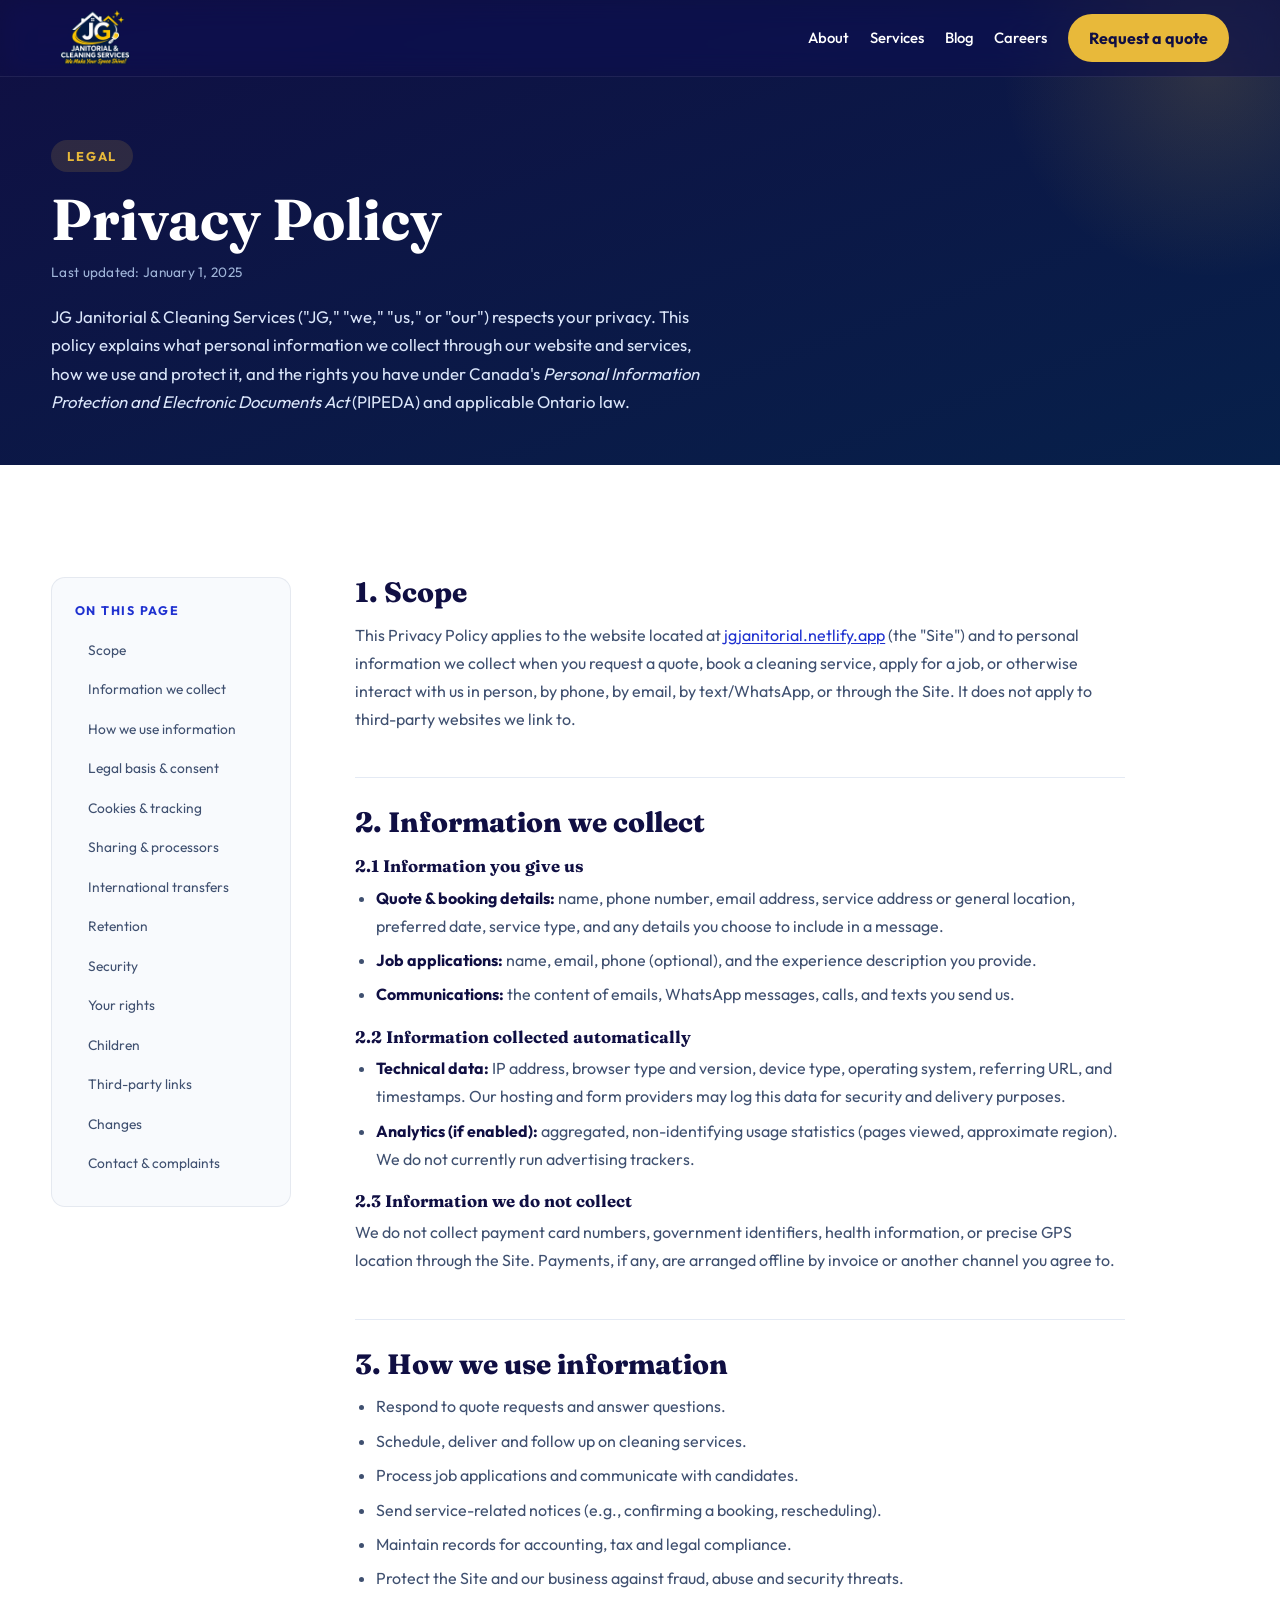
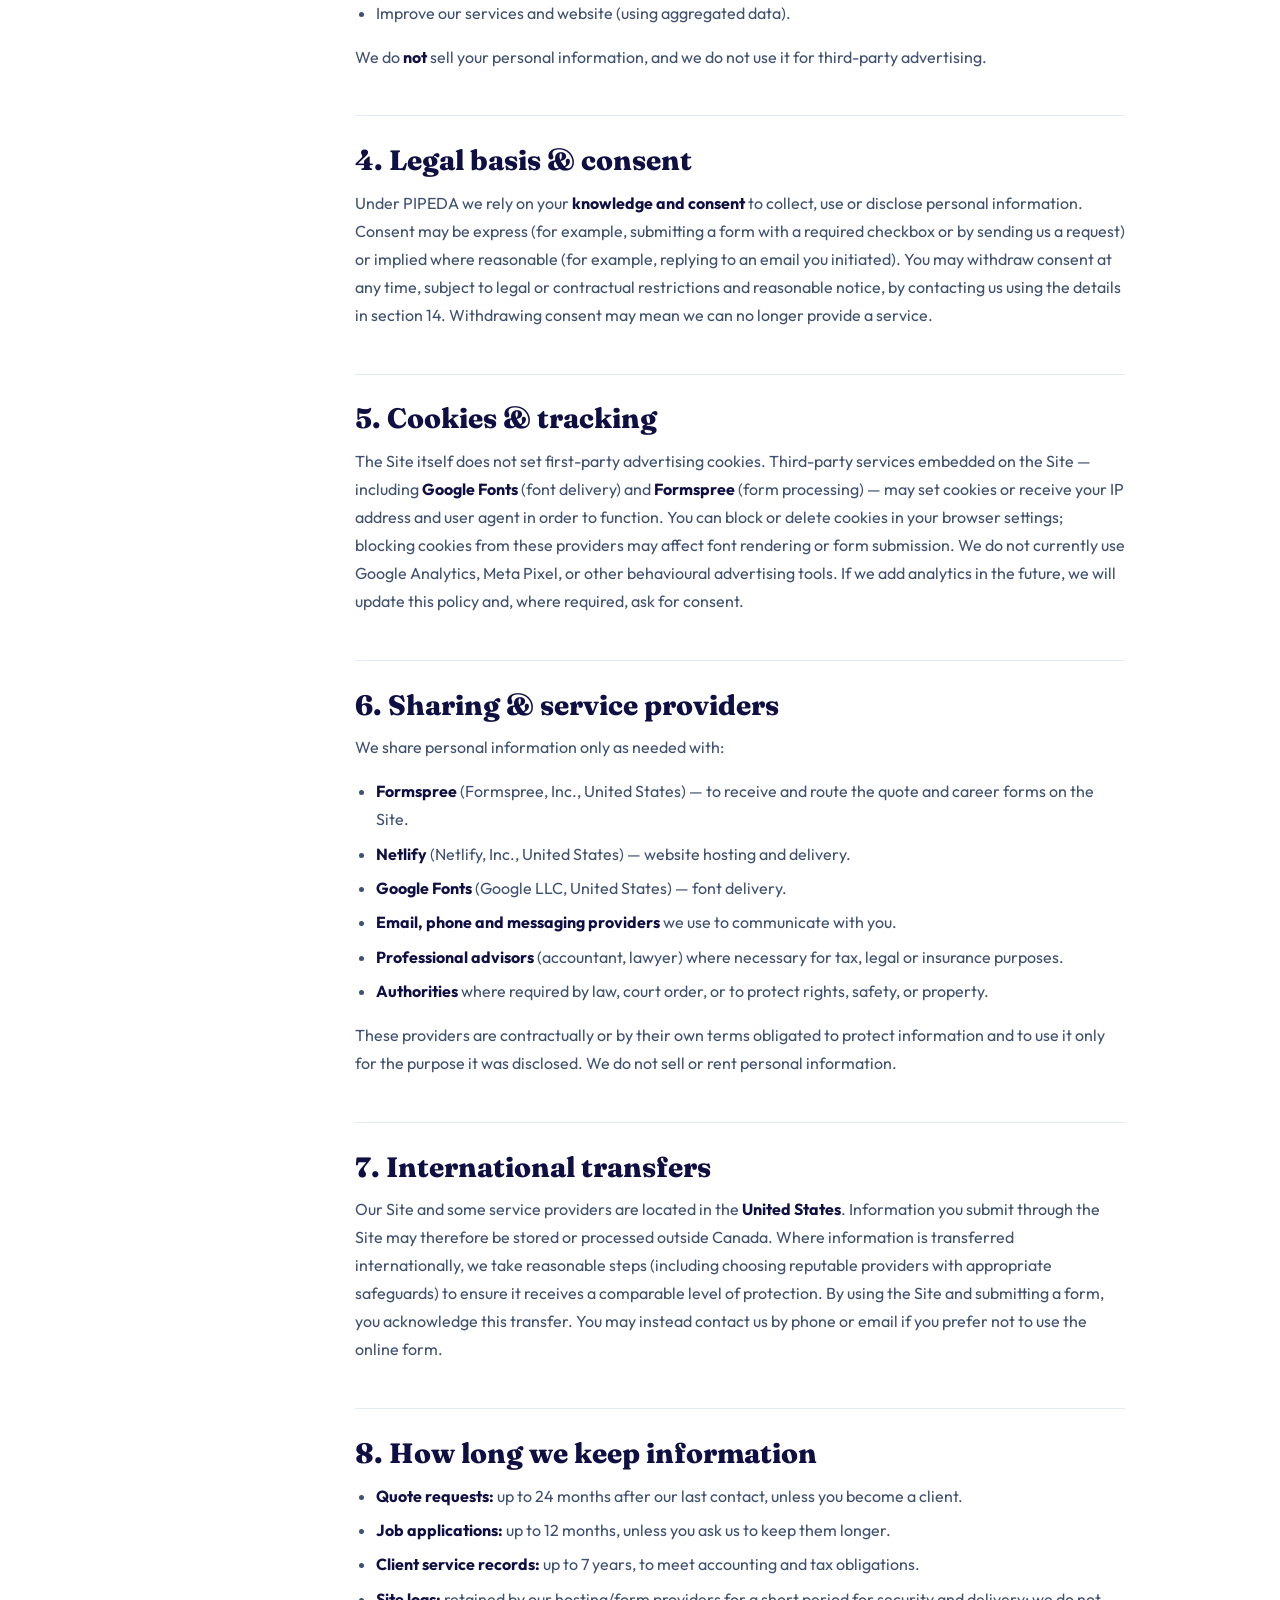
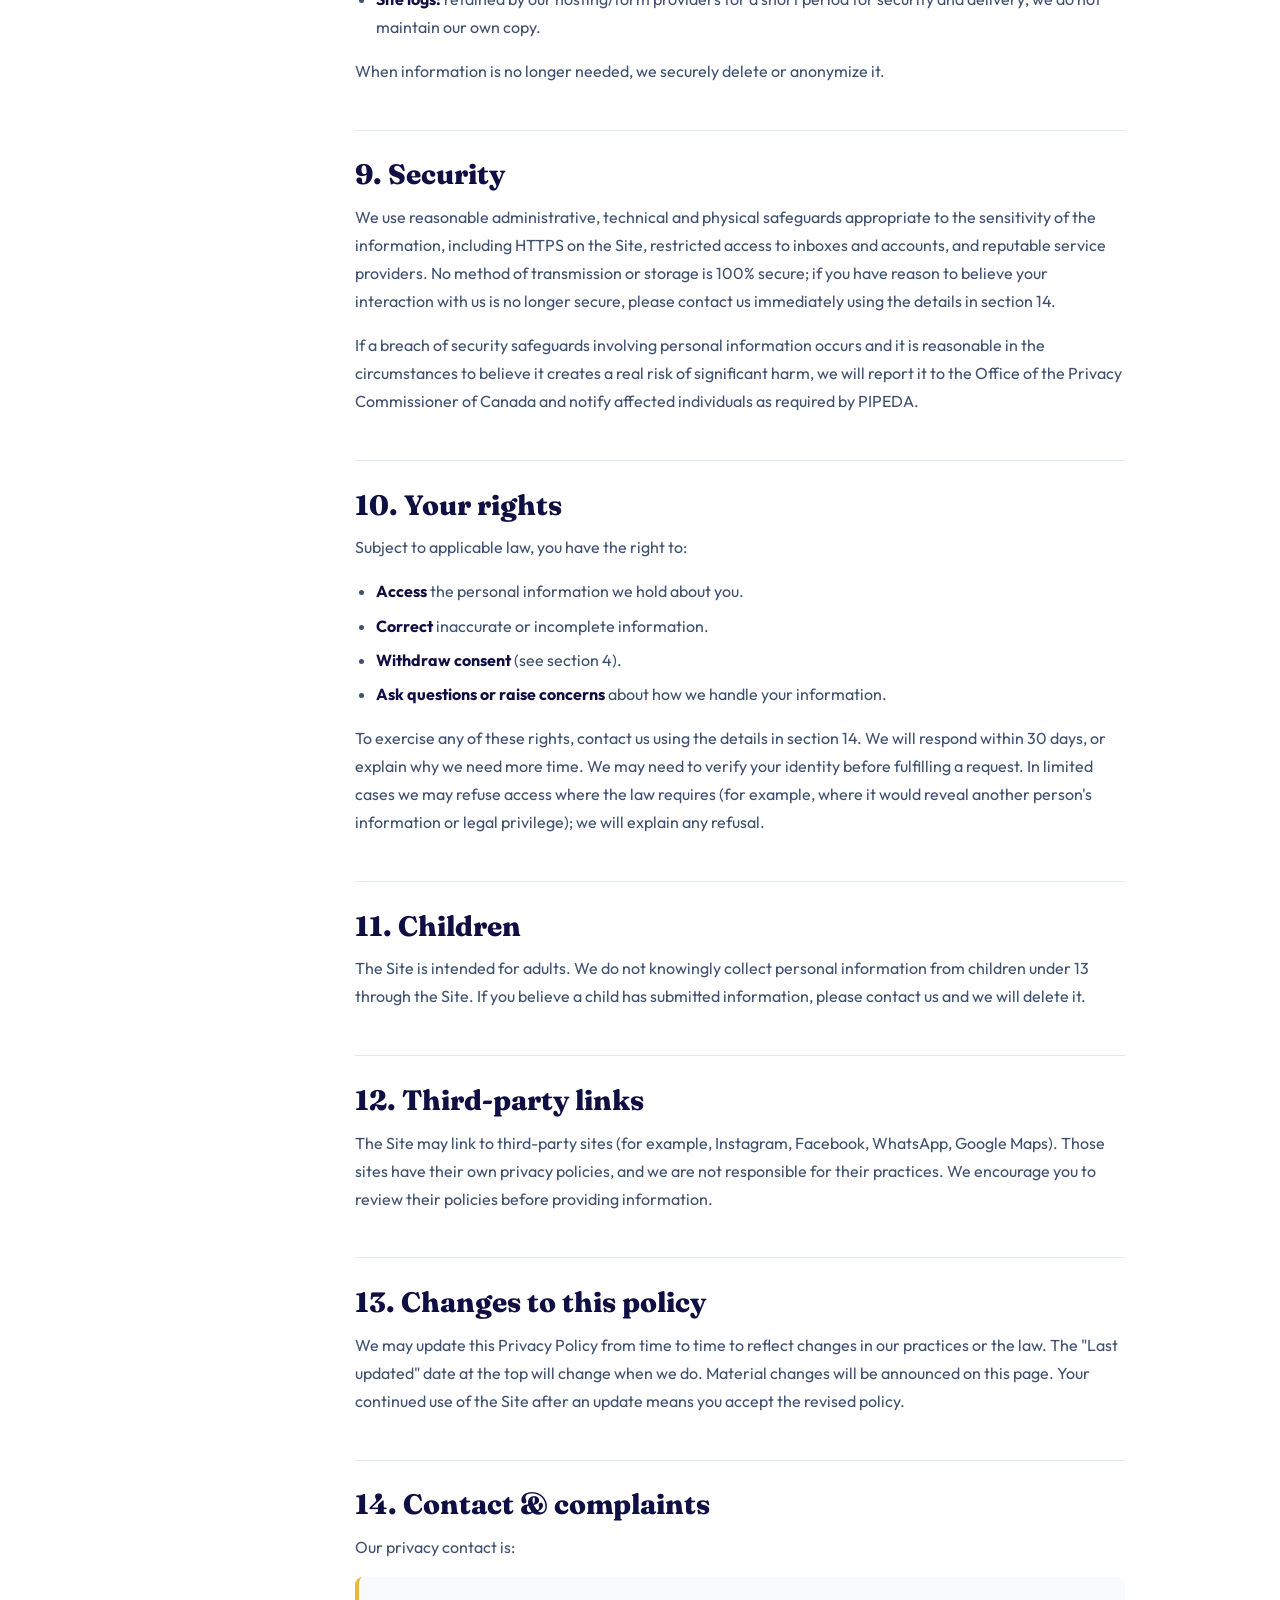
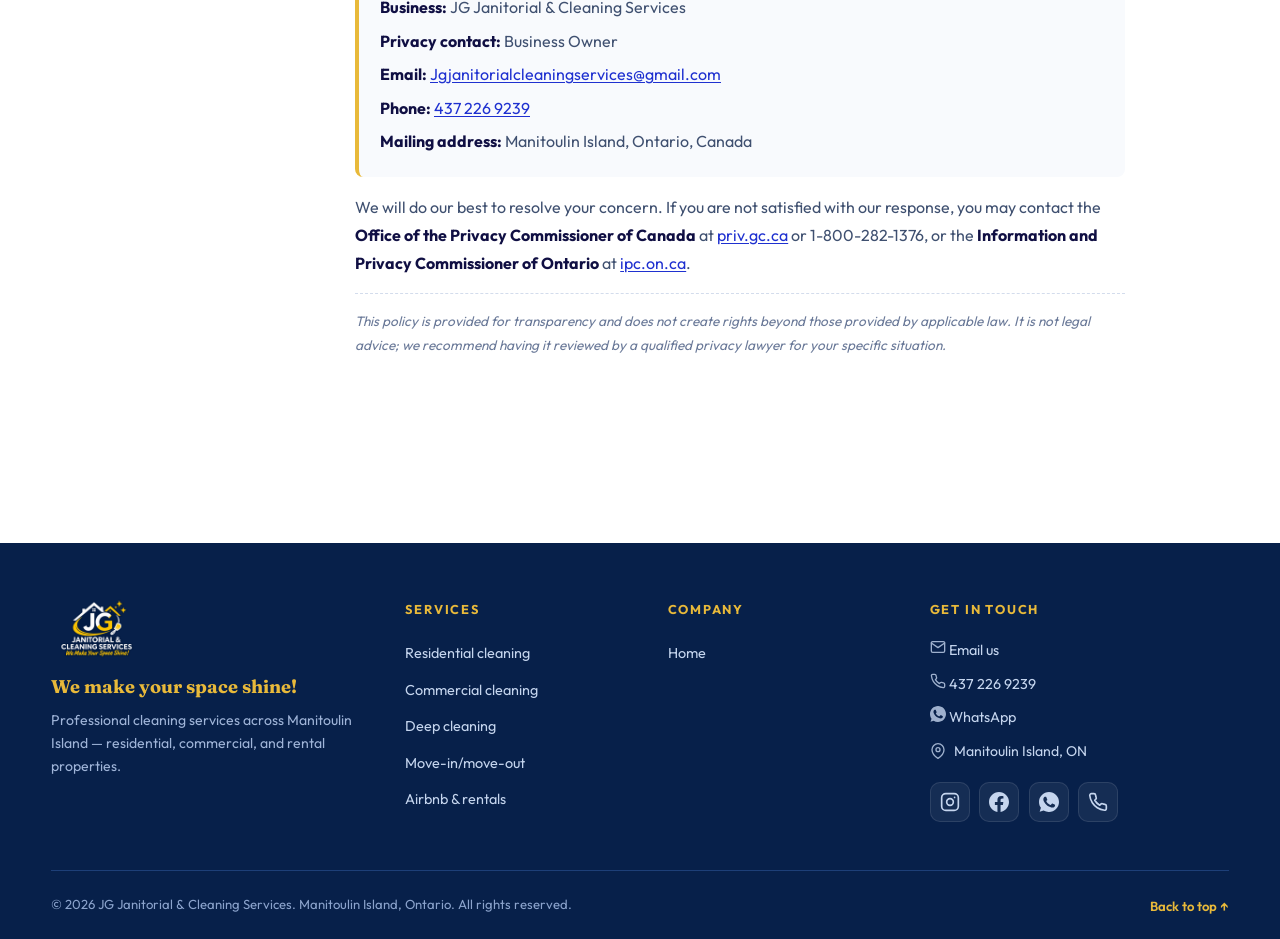
<file: privacy.html>
<!DOCTYPE html>
<html lang="en-CA">
<head>
  <meta charset="utf-8">
  <meta name="viewport" content="width=device-width, initial-scale=1">
  <title>Privacy Policy | JG Janitorial &amp; Cleaning Services</title>
  <meta name="description" content="How JG Janitorial & Cleaning Services collects, uses, protects and shares personal information. PIPEDA-compliant privacy policy for Manitoulin Island, Ontario.">
  <meta name="keywords" content="privacy policy JG Janitorial, cleaning services privacy Manitoulin Island, PIPEDA privacy Ontario">
  <meta name="robots" content="index, follow, max-image-preview:large">
  <meta name="theme-color" content="#100f43">
  <link rel="canonical" href="https://jgjanitorial.netlify.app/privacy.html">
  <link rel="icon" href="images/JG Janitorial & Cleaning Services Logo-2 (1).png" type="image/png">
  <meta property="og:type" content="website">
  <meta property="og:locale" content="en_CA">
  <meta property="og:site_name" content="JG Janitorial &amp; Cleaning Services">
  <meta property="og:title" content="Privacy Policy | JG Janitorial &amp; Cleaning Services">
  <meta property="og:description" content="How we collect, use, protect and share personal information across Manitoulin Island, Ontario.">
  <meta property="og:url" content="https://jgjanitorial.netlify.app/privacy.html">
  <meta property="og:image" content="https://jgjanitorial.netlify.app/images/JG Janitorial & Cleaning Services Logo-2 (1).png">
  <meta name="twitter:card" content="summary_large_image">
  <link rel="preconnect" href="https://fonts.googleapis.com">
  <link rel="preconnect" href="https://fonts.gstatic.com" crossorigin>
  <link href="https://fonts.googleapis.com/css2?family=Fraunces:ital,opsz,wght@0,9..144,400;0,9..144,600;0,9..144,700;0,9..144,800;1,9..144,700&family=Outfit:wght@300;400;500;600;700&display=swap" rel="stylesheet">
  <link rel="stylesheet" href="style.css">
  <script type="application/ld+json">
  {"@context":"https://schema.org","@type":"WebPage","name":"Privacy Policy","url":"https://jgjanitorial.netlify.app/privacy.html","isPartOf":{"@type":"WebSite","name":"JG Janitorial & Cleaning Services","url":"https://jgjanitorial.netlify.app/"},"about":{"@type":"HomeAndConstructionBusiness","additionalType":"https://schema.org/CleaningService","name":"JG Janitorial & Cleaning Services","telephone":"+1-437-226-9239","email":"Jgjanitorialcleaningservices@gmail.com"}}
  </script>
</head>
<body id="top">
<a class="skip" href="#main">Skip to content</a>

<header class="site-header">
  <div class="wrap bar">
    <a href="index.html" class="brand" aria-label="JG Janitorial and Cleaning Services home"><img src="images/JG Janitorial & Cleaning Services Logo-2 (1).png" alt="JG Janitorial and Cleaning Services logo" width="220" height="70"></a>
    <button class="menu-btn" aria-expanded="false" aria-controls="nav" aria-label="Open menu"><span></span><span></span><span></span></button>
    <nav id="nav" aria-label="Main">
      <a href="index.html#about">About</a><a href="index.html#services">Services</a><a href="index.html#blog">Blog</a><a href="index.html#careers">Careers</a>
      <a class="btn gold" href="index.html#quote">Request a quote</a>
    </nav>
  </div>
</header>

<main id="main">
  <section class="legal-hero">
    <div class="wrap">
      <span class="eyebrow">Legal</span>
      <h1>Privacy Policy</h1>
      <p class="legal-updated">Last updated: <time datetime="2025-01-01">January 1, 2025</time></p>
      <p class="legal-intro">JG Janitorial &amp; Cleaning Services ("JG," "we," "us," or "our") respects your privacy. This policy explains what personal information we collect through our website and services, how we use and protect it, and the rights you have under Canada's <em>Personal Information Protection and Electronic Documents Act</em> (PIPEDA) and applicable Ontario law.</p>
    </div>
  </section>

  <section class="sec legal-sec">
    <div class="wrap legal-wrap">
      <aside class="legal-toc" aria-label="Table of contents">
        <h2>On this page</h2>
        <ol>
          <li><a href="#scope">Scope</a></li>
          <li><a href="#collect">Information we collect</a></li>
          <li><a href="#use">How we use information</a></li>
          <li><a href="#legal-basis">Legal basis &amp; consent</a></li>
          <li><a href="#cookies">Cookies &amp; tracking</a></li>
          <li><a href="#share">Sharing &amp; processors</a></li>
          <li><a href="#transfers">International transfers</a></li>
          <li><a href="#retention">Retention</a></li>
          <li><a href="#security">Security</a></li>
          <li><a href="#rights">Your rights</a></li>
          <li><a href="#children">Children</a></li>
          <li><a href="#links">Third-party links</a></li>
          <li><a href="#changes">Changes</a></li>
          <li><a href="#contact">Contact &amp; complaints</a></li>
        </ol>
      </aside>

      <article class="legal-doc">
        <section id="scope">
          <h2>1. Scope</h2>
          <p>This Privacy Policy applies to the website located at <a href="https://jgjanitorial.netlify.app/">jgjanitorial.netlify.app</a> (the "Site") and to personal information we collect when you request a quote, book a cleaning service, apply for a job, or otherwise interact with us in person, by phone, by email, by text/WhatsApp, or through the Site. It does not apply to third-party websites we link to.</p>
        </section>

        <section id="collect">
          <h2>2. Information we collect</h2>
          <h3>2.1 Information you give us</h3>
          <ul>
            <li><strong>Quote &amp; booking details:</strong> name, phone number, email address, service address or general location, preferred date, service type, and any details you choose to include in a message.</li>
            <li><strong>Job applications:</strong> name, email, phone (optional), and the experience description you provide.</li>
            <li><strong>Communications:</strong> the content of emails, WhatsApp messages, calls, and texts you send us.</li>
          </ul>
          <h3>2.2 Information collected automatically</h3>
          <ul>
            <li><strong>Technical data:</strong> IP address, browser type and version, device type, operating system, referring URL, and timestamps. Our hosting and form providers may log this data for security and delivery purposes.</li>
            <li><strong>Analytics (if enabled):</strong> aggregated, non-identifying usage statistics (pages viewed, approximate region). We do not currently run advertising trackers.</li>
          </ul>
          <h3>2.3 Information we do not collect</h3>
          <p>We do not collect payment card numbers, government identifiers, health information, or precise GPS location through the Site. Payments, if any, are arranged offline by invoice or another channel you agree to.</p>
        </section>

        <section id="use">
          <h2>3. How we use information</h2>
          <ul>
            <li>Respond to quote requests and answer questions.</li>
            <li>Schedule, deliver and follow up on cleaning services.</li>
            <li>Process job applications and communicate with candidates.</li>
            <li>Send service-related notices (e.g., confirming a booking, rescheduling).</li>
            <li>Maintain records for accounting, tax and legal compliance.</li>
            <li>Protect the Site and our business against fraud, abuse and security threats.</li>
            <li>Improve our services and website (using aggregated data).</li>
          </ul>
          <p>We do <strong>not</strong> sell your personal information, and we do not use it for third-party advertising.</p>
        </section>

        <section id="legal-basis">
          <h2>4. Legal basis &amp; consent</h2>
          <p>Under PIPEDA we rely on your <strong>knowledge and consent</strong> to collect, use or disclose personal information. Consent may be express (for example, submitting a form with a required checkbox or by sending us a request) or implied where reasonable (for example, replying to an email you initiated). You may withdraw consent at any time, subject to legal or contractual restrictions and reasonable notice, by contacting us using the details in section 14. Withdrawing consent may mean we can no longer provide a service.</p>
        </section>

        <section id="cookies">
          <h2>5. Cookies &amp; tracking</h2>
          <p>The Site itself does not set first-party advertising cookies. Third-party services embedded on the Site — including <strong>Google Fonts</strong> (font delivery) and <strong>Formspree</strong> (form processing) — may set cookies or receive your IP address and user agent in order to function. You can block or delete cookies in your browser settings; blocking cookies from these providers may affect font rendering or form submission. We do not currently use Google Analytics, Meta Pixel, or other behavioural advertising tools. If we add analytics in the future, we will update this policy and, where required, ask for consent.</p>
        </section>

        <section id="share">
          <h2>6. Sharing &amp; service providers</h2>
          <p>We share personal information only as needed with:</p>
          <ul>
            <li><strong>Formspree</strong> (Formspree, Inc., United States) — to receive and route the quote and career forms on the Site.</li>
            <li><strong>Netlify</strong> (Netlify, Inc., United States) — website hosting and delivery.</li>
            <li><strong>Google Fonts</strong> (Google LLC, United States) — font delivery.</li>
            <li><strong>Email, phone and messaging providers</strong> we use to communicate with you.</li>
            <li><strong>Professional advisors</strong> (accountant, lawyer) where necessary for tax, legal or insurance purposes.</li>
            <li><strong>Authorities</strong> where required by law, court order, or to protect rights, safety, or property.</li>
          </ul>
          <p>These providers are contractually or by their own terms obligated to protect information and to use it only for the purpose it was disclosed. We do not sell or rent personal information.</p>
        </section>

        <section id="transfers">
          <h2>7. International transfers</h2>
          <p>Our Site and some service providers are located in the <strong>United States</strong>. Information you submit through the Site may therefore be stored or processed outside Canada. Where information is transferred internationally, we take reasonable steps (including choosing reputable providers with appropriate safeguards) to ensure it receives a comparable level of protection. By using the Site and submitting a form, you acknowledge this transfer. You may instead contact us by phone or email if you prefer not to use the online form.</p>
        </section>

        <section id="retention">
          <h2>8. How long we keep information</h2>
          <ul>
            <li><strong>Quote requests:</strong> up to 24 months after our last contact, unless you become a client.</li>
            <li><strong>Job applications:</strong> up to 12 months, unless you ask us to keep them longer.</li>
            <li><strong>Client service records:</strong> up to 7 years, to meet accounting and tax obligations.</li>
            <li><strong>Site logs:</strong> retained by our hosting/form providers for a short period for security and delivery; we do not maintain our own copy.</li>
          </ul>
          <p>When information is no longer needed, we securely delete or anonymize it.</p>
        </section>

        <section id="security">
          <h2>9. Security</h2>
          <p>We use reasonable administrative, technical and physical safeguards appropriate to the sensitivity of the information, including HTTPS on the Site, restricted access to inboxes and accounts, and reputable service providers. No method of transmission or storage is 100% secure; if you have reason to believe your interaction with us is no longer secure, please contact us immediately using the details in section 14.</p>
          <p>If a breach of security safeguards involving personal information occurs and it is reasonable in the circumstances to believe it creates a real risk of significant harm, we will report it to the Office of the Privacy Commissioner of Canada and notify affected individuals as required by PIPEDA.</p>
        </section>

        <section id="rights">
          <h2>10. Your rights</h2>
          <p>Subject to applicable law, you have the right to:</p>
          <ul>
            <li><strong>Access</strong> the personal information we hold about you.</li>
            <li><strong>Correct</strong> inaccurate or incomplete information.</li>
            <li><strong>Withdraw consent</strong> (see section 4).</li>
            <li><strong>Ask questions or raise concerns</strong> about how we handle your information.</li>
          </ul>
          <p>To exercise any of these rights, contact us using the details in section 14. We will respond within 30 days, or explain why we need more time. We may need to verify your identity before fulfilling a request. In limited cases we may refuse access where the law requires (for example, where it would reveal another person's information or legal privilege); we will explain any refusal.</p>
        </section>

        <section id="children">
          <h2>11. Children</h2>
          <p>The Site is intended for adults. We do not knowingly collect personal information from children under 13 through the Site. If you believe a child has submitted information, please contact us and we will delete it.</p>
        </section>

        <section id="links">
          <h2>12. Third-party links</h2>
          <p>The Site may link to third-party sites (for example, Instagram, Facebook, WhatsApp, Google Maps). Those sites have their own privacy policies, and we are not responsible for their practices. We encourage you to review their policies before providing information.</p>
        </section>

        <section id="changes">
          <h2>13. Changes to this policy</h2>
          <p>We may update this Privacy Policy from time to time to reflect changes in our practices or the law. The "Last updated" date at the top will change when we do. Material changes will be announced on this page. Your continued use of the Site after an update means you accept the revised policy.</p>
        </section>

        <section id="contact">
          <h2>14. Contact &amp; complaints</h2>
          <p>Our privacy contact is:</p>
          <ul class="legal-contact">
            <li><strong>Business:</strong> JG Janitorial &amp; Cleaning Services</li>
            <li><strong>Privacy contact:</strong> Business Owner</li>
            <li><strong>Email:</strong> <a href="mailto:Jgjanitorialcleaningservices@gmail.com">Jgjanitorialcleaningservices@gmail.com</a></li>
            <li><strong>Phone:</strong> <a href="tel:+14372269239">437 226 9239</a></li>
            <li><strong>Mailing address:</strong> Manitoulin Island, Ontario, Canada</li>
          </ul>
          <p>We will do our best to resolve your concern. If you are not satisfied with our response, you may contact the <strong>Office of the Privacy Commissioner of Canada</strong> at <a href="https://www.priv.gc.ca" target="_blank" rel="noopener">priv.gc.ca</a> or 1-800-282-1376, or the <strong>Information and Privacy Commissioner of Ontario</strong> at <a href="https://www.ipc.on.ca" target="_blank" rel="noopener">ipc.on.ca</a>.</p>
          <p class="legal-disclaimer">This policy is provided for transparency and does not create rights beyond those provided by applicable law. It is not legal advice; we recommend having it reviewed by a qualified privacy lawyer for your specific situation.</p>
        </section>
      </article>
    </div>
  </section>
</main>

<!-- ———  FOOTER   ——— -->
<footer class="foot">
  <div class="wrap footer-top">
    <div class="footer-brand">
      <img src="images/JG Janitorial & Cleaning Services Logo-2 (1).png" alt="JG Janitorial and Cleaning Services" width="200" height="64" loading="lazy">
      <p class="footer-tagline">We make your space shine!</p>
      <p class="footer-desc">Professional cleaning services across Manitoulin Island — residential, commercial, and rental properties.</p>
    </div>
    <div class="footer-col">
      <h4>Services</h4>
      <ul>
        <li><a href="#services">Residential cleaning</a></li>
        <li><a href="#services">Commercial cleaning</a></li>
        <li><a href="#services">Deep cleaning</a></li>
        <li><a href="#services">Move-in/move-out</a></li>
        <li><a href="#services">Airbnb & rentals</a></li>
      </ul>
    </div>
    <div class="footer-col">
      <h4>Company</h4>
      <ul>
        <li><a href="index.html">Home</a></li>
      </ul>
    </div>
    <div class="footer-col">
      <h4>Get in touch</h4>
      <ul class="footer-contact">
        <li>
          <a href="mailto:Jgjanitorialcleaningservices@gmail.com">
            <svg viewBox="0 0 24 24" width="16" height="16" fill="none" stroke="currentColor" stroke-width="2" stroke-linecap="round" stroke-linejoin="round" aria-hidden="true"><path d="M4 4h16c1.1 0 2 .9 2 2v12c0 1.1-.9 2-2 2H4c-1.1 0-2-.9-2-2V6c0-1.1.9-2 2-2z"/><polyline points="22,6 12,13 2,6"/></svg>
            Email us
          </a>
        </li>
        <li>
          <a href="tel:+14372269239">
            <svg viewBox="0 0 24 24" width="16" height="16" fill="none" stroke="currentColor" stroke-width="2" stroke-linecap="round" stroke-linejoin="round" aria-hidden="true"><path d="M22 16.92v3a2 2 0 0 1-2.18 2 19.79 19.79 0 0 1-8.63-3.07 19.5 19.5 0 0 1-6-6 19.79 19.79 0 0 1-3.07-8.67A2 2 0 0 1 4.11 2h3a2 2 0 0 1 2 1.72c.127.96.361 1.903.7 2.81a2 2 0 0 1-.45 2.11L8.09 9.91a16 16 0 0 0 6 6l1.27-1.27a2 2 0 0 1 2.11-.45c.907.339 1.85.573 2.81.7A2 2 0 0 1 22 16.92z"/></svg>
            437 226 9239
          </a>
        </li>
        <li>
          <a href="https://wa.me/14372269239" target="_blank" rel="noopener">
            <svg viewBox="0 0 32 32" width="16" height="16" fill="currentColor" aria-hidden="true"><path d="M16.004 0h-.008C7.174 0 0 7.176 0 16c0 3.5 1.13 6.75 3.05 9.39L1.06 31.51l6.3-1.94A15.9 15.9 0 0 0 16.004 32C24.826 32 32 24.822 32 16S24.826 0 16.004 0zm9.32 22.6c-.39 1.1-2.27 2.1-3.13 2.18-.8.07-1.8.1-2.9-.18-.67-.17-1.52-.44-2.62-.9-4.6-2-7.6-6.64-7.83-6.95-.23-.31-1.87-2.49-1.87-4.75s1.18-3.37 1.6-3.83c.42-.46.92-.58 1.23-.58.31 0 .62 0 .89.02.28.01.67-.11 1.05.8.38.92 1.3 3.17 1.42 3.4.12.23.2.5.04.81-.16.31-.24.5-.47.77-.23.27-.49.6-.7.8-.23.23-.47.48-.2.94.27.46 1.2 1.98 2.58 3.21 1.77 1.58 3.27 2.07 3.73 2.3.46.23.73.19 1-.11.27-.31 1.15-1.34 1.46-1.8.31-.46.62-.38 1.04-.23.42.15 2.66 1.25 3.12 1.48.46.23.77.34.88.54.12.19.12 1.13-.27 2.23z"/></svg>
            WhatsApp
          </a>
        </li>
        <li>
          <svg viewBox="0 0 24 24" width="16" height="16" fill="none" stroke="currentColor" stroke-width="2" stroke-linecap="round" stroke-linejoin="round" aria-hidden="true"><path d="M21 10c0 7-9 13-9 13s-9-6-9-13a9 9 0 0 1 18 0z"/><circle cx="12" cy="10" r="3"/></svg>
          Manitoulin Island, ON
        </li>
      </ul>
      <div class="footer-social">
        <a href="https://www.instagram.com/jgjanitorial?dlrf=ZXp3ajByeWNjanlh&utm_source=qr" target="_blank" rel="noopener" aria-label="Instagram" class="footer-social-link">
          <svg viewBox="0 0 24 24" width="20" height="20" fill="none" stroke="currentColor" stroke-width="2" stroke-linecap="round" stroke-linejoin="round"><rect x="2" y="2" width="20" height="20" rx="5"/><circle cx="12" cy="12" r="4"/><circle cx="17.5" cy="6.5" r="1" fill="currentColor" stroke="none"/></svg>
        </a>
        <a href="https://www.facebook.com/share/1DyWtgLGY7/?mibextid=wwXIfr" target="_blank" rel="noopener" aria-label="Facebook" class="footer-social-link">
          <svg viewBox="0 0 24 24" width="20" height="20" fill="currentColor"><path d="M24 12.073c0-6.627-5.373-12-12-12s-12 5.373-12 12c0 5.99 4.388 10.954 10.125 11.854v-8.385H7.078v-3.47h3.047V9.43c0-3.007 1.792-4.669 4.533-4.669 1.312 0 2.686.235 2.686.235v2.953H15.83c-1.491 0-1.956.925-1.956 1.874v2.25h3.328l-.532 3.47h-2.796v8.385C19.612 23.027 24 18.062 24 12.073z"/></svg>
        </a>
        <a href="https://wa.me/14372269239" target="_blank" rel="noopener" aria-label="WhatsApp" class="footer-social-link">
          <svg viewBox="0 0 32 32" width="20" height="20" fill="currentColor"><path d="M16.004 0h-.008C7.174 0 0 7.176 0 16c0 3.5 1.13 6.75 3.05 9.39L1.06 31.51l6.3-1.94A15.9 15.9 0 0 0 16.004 32C24.826 32 32 24.822 32 16S24.826 0 16.004 0zm9.32 22.6c-.39 1.1-2.27 2.1-3.13 2.18-.8.07-1.8.1-2.9-.18-.67-.17-1.52-.44-2.62-.9-4.6-2-7.6-6.64-7.83-6.95-.23-.31-1.87-2.49-1.87-4.75s1.18-3.37 1.6-3.83c.42-.46.92-.58 1.23-.58.31 0 .62 0 .89.02.28.01.67-.11 1.05.8.38.92 1.3 3.17 1.42 3.4.12.23.2.5.04.81-.16.31-.24.5-.47.77-.23.27-.49.6-.7.8-.23.23-.47.48-.2.94.27.46 1.2 1.98 2.58 3.21 1.77 1.58 3.27 2.07 3.73 2.3.46.23.73.19 1-.11.27-.31 1.15-1.34 1.46-1.8.31-.46.62-.38 1.04-.23.42.15 2.66 1.25 3.12 1.48.46.23.77.34.88.54.12.19.12 1.13-.27 2.23z"/></svg>
        </a>
        <a href="tel:+14372269239" aria-label="Call us" class="footer-social-link">
          <svg viewBox="0 0 24 24" width="20" height="20" fill="none" stroke="currentColor" stroke-width="2" stroke-linecap="round" stroke-linejoin="round"><path d="M22 16.92v3a2 2 0 0 1-2.18 2 19.79 19.79 0 0 1-8.63-3.07 19.5 19.5 0 0 1-6-6 19.79 19.79 0 0 1-3.07-8.67A2 2 0 0 1 4.11 2h3a2 2 0 0 1 2 1.72c.127.96.361 1.903.7 2.81a2 2 0 0 1-.45 2.11L8.09 9.91a16 16 0 0 0 6 6l1.27-1.27a2 2 0 0 1 2.11-.45c.907.339 1.85.573 2.81.7A2 2 0 0 1 22 16.92z"/></svg>
        </a>
      </div>
    </div>
  </div>
  <div class="footer-bottom">
    <p class="copy">&copy; <span id="yr">2026</span> JG Janitorial &amp; Cleaning Services. Manitoulin Island, Ontario. All rights reserved.</p>
    <p class="footer-legal"><a href="#top">Back to top ↑</a></p>
  </div>
</footer>
<script src="app.js" defer></script>
</body>
</html>
</file>
<file: style.css>
:root {
  --navy: #100f43;
  --navy2: #07204a;
  --gold: #e8b93a;
  --blue: #1f31d0;
  --yellow: #f6d51a;
  --ink: #14213d;
  --mist: #eef3fa;
  --white: #fff;
  --hh: 76px;
  --font-head: 'Fraunces', Georgia, 'Times New Roman', serif;
  --font-body: 'Outfit', system-ui, -apple-system, sans-serif;
}

*, *::before, *::after { box-sizing: border-box; }

html {
  scroll-behavior: smooth;
  scroll-padding-top: var(--hh);
}

body {
  margin: 0;
  font-family: var(--font-body);
  font-weight: 400;
  color: var(--ink);
  background: var(--white);
  line-height: 1.65;
  font-size: 1rem;
}

img { max-width: 100%; display: block; }
a { color: inherit; }

h1, h2, h3 {
  font-family: var(--font-head);
  font-weight: 700;
  line-height: 1.1;
  margin: 0 0 .5em;
  color: var(--navy);
}
h2 { font-size: clamp(1.9rem, 5vw, 3rem); font-weight: 800; }
h3 { font-size: 1.25rem; }

.wrap { width: min(1180px, 92%); margin-inline: auto; }

.skip { position: absolute; left: -999px; }
.skip:focus { left: 8px; top: 8px; background: var(--gold); padding: .5rem 1rem; z-index: 99; }

:focus-visible {
  outline: 3px solid var(--yellow);
  outline-offset: 3px;
}

/* ---------- HEADER — TRANSPARENT + BLUR ---------- */
.site-header {
  position: fixed;
  inset: 0 0 auto;
  z-index: 50;
  background: rgba(16, 15, 67, 0.55);
  backdrop-filter: blur(14px) saturate(140%);
  -webkit-backdrop-filter: blur(14px) saturate(140%);
  border-bottom: 1px solid rgba(255, 255, 255, 0.08);
  transition: background .3s, box-shadow .3s, border-color .3s;
}
.site-header.stuck {
  background: rgba(16, 15, 67, 0.82);
  box-shadow: 0 4px 0 var(--gold);
  border-bottom-color: transparent;
}

.bar {
  display: flex;
  align-items: center;
  justify-content: space-between;
  height: var(--hh);
}

.brand { display: block; line-height: 0; }
.brand img { height: 58px; width: auto; transition: opacity .2s; }
.brand:hover img { opacity: .85; }

nav {
  position: fixed;
  inset: var(--hh) 0 auto;
  background: rgba(7, 32, 74, 0.92);
  backdrop-filter: blur(16px) saturate(140%);
  -webkit-backdrop-filter: blur(16px) saturate(140%);
  display: flex;
  flex-direction: column;
  padding: 1rem 4%;
  gap: .2rem;
  transform: translateY(-130%);
  transition: transform .35s;
  visibility: hidden;
}
nav.open { transform: none; visibility: visible; }
nav a {
  color: var(--white);
  text-decoration: none;
  padding: .7rem 0;
  font-weight: 500;
  border-bottom: 1px solid rgba(255, 255, 255, 0.08);
}
nav a:hover { color: var(--gold); }
nav .btn { margin-top: .8rem; text-align: center; border: 0; }

.menu-btn {
  background: none;
  border: 0;
  width: 44px;
  height: 44px;
  display: grid;
  place-content: center;
  gap: 6px;
  cursor: pointer;
}
.menu-btn span {
  width: 26px;
  height: 3px;
  background: var(--gold);
  transition: .3s;
}
.menu-btn[aria-expanded="true"] span:nth-child(1) { transform: translateY(9px) rotate(45deg); }
.menu-btn[aria-expanded="true"] span:nth-child(2) { opacity: 0; }
.menu-btn[aria-expanded="true"] span:nth-child(3) { transform: translateY(-9px) rotate(-45deg); }

/* ---------- BUTTONS ---------- */
.btn {
  display: inline-block;
  padding: .95rem 1.7rem;
  border-radius: 999px;
  font-weight: 700;
  text-decoration: none;
  border: 2px solid transparent;
  cursor: pointer;
  font: inherit;
  font-family: var(--font-body);
  font-weight: 700;
  transition: transform .2s, background .2s, color .2s;
}
.btn:hover { transform: translateY(-3px); }
.btn.gold { background: var(--gold); color: var(--navy); }
.btn.gold:hover { background: var(--yellow); }
.btn.ghost { border-color: var(--white); color: var(--white); }
.btn.ghost:hover { background: var(--white); color: var(--navy); }

/* ---------- HERO ---------- */
.hero {
  position: relative;
  min-height: 100svh;
  display: flex;
  align-items: center;
  overflow: hidden;
  background: var(--navy);
  padding: calc(var(--hh) + 2rem) 0 4rem;
}
.hero-img {
  position: absolute;
  inset: 0;
  width: 100%;
  height: 100%;
  object-fit: cover;
  animation: zoom 18s ease-out both;
}
.hero-tint { position: absolute; inset: 0; background: rgba(51, 64, 85, 0.28); }
.hero-in { position: relative; z-index: 2; }

.hero h1 {
  color: var(--white);
  font-size: clamp(3rem, 12.5vw, 8rem);
  font-weight: 800;
  letter-spacing: -.025em;
  line-height: .95;
  margin-bottom: 1.2rem;
  font-optical-sizing: auto;
  font-variation-settings: "opsz" 144;
}
.hero h1 .line { display: block; overflow: hidden; padding-bottom: .08em; }
.hero h1 .line span {
  display: block;
  transform: translateY(110%);
  animation: up .9s cubic-bezier(.2, .8, .2, 1) forwards;
}
.hero h1 .line:nth-child(2) span { animation-delay: .15s; }
.hero h1 .line:nth-child(3) span { animation-delay: .3s; }
.hero h1 .gold { color: var(--gold); font-style: italic; }
.lead {
  color: #e6eefc;
  font-size: clamp(1.05rem, 2.4vw, 1.35rem);
  max-width: 34em;
  animation: fade .8s .9s both;
}
.cta {
  display: flex;
  flex-wrap: wrap;
  gap: .8rem;
  margin-top: 1.8rem;
  animation: fade .8s 1.1s both;
}
.spark {
  position: absolute;
  z-index: 1;
  width: 16px;
  height: 16px;
  background: var(--gold);
  transform: rotate(45deg);
  opacity: .9;
  animation: float 5s ease-in-out infinite;
}
.s1 { right: 12%; top: 26%; }
.s2 { right: 22%; top: 60%; background: var(--yellow); width: 10px; height: 10px; animation-delay: 1s; }
.s3 { right: 6%; top: 78%; width: 22px; height: 22px; animation-delay: 2s; }

@keyframes up { to { transform: none; } }
@keyframes fade { from { opacity: 0; transform: translateY(16px); } to { opacity: 1; transform: none; } }
@keyframes zoom { from { transform: scale(1.12); } to { transform: scale(1); } }
@keyframes float { 50% { transform: translateY(-22px) rotate(225deg); } }

/* ---------- STATS ---------- */
.stats { background: var(--gold); }
.grid4 {
  display: grid;
  grid-template-columns: 1fr 1fr;
  gap: 1.2rem;
  padding: 1.8rem 0;
}
.stats b {
  display: block;
  font-family: var(--font-head);
  font-size: clamp(2rem, 6vw, 3rem);
  font-weight: 800;
  line-height: 1;
  color: var(--navy);
}
.stats span {
  font-weight: 700;
  font-size: .9rem;
  color: var(--navy2);
}

/* ---------- SECTIONS ---------- */
.sec { padding: clamp(3.5rem, 9vw, 7rem) 0; }
.navy { background: var(--navy); }
.navy h2, .navy h3 { color: var(--white); }
.navy p, .navy li { color: #dbe6fa; }
.tint { background: var(--mist); }
.sub { font-size: 1.1rem; max-width: 36em; margin-bottom: 2rem; }
.split { display: grid; gap: 2.5rem; align-items: center; }
.about-img {
  width: 100%;
  height: 100%;
  max-height: 560px;
  object-fit: cover;
  border-radius: 6px;
  border-bottom: 8px solid var(--gold);
}
.mv { display: grid; gap: 1rem; margin: 1.5rem 0; }
.mv article { border-left: 5px solid var(--blue); padding-left: 1rem; }
.chips {
  list-style: none;
  padding: 0;
  display: flex;
  flex-wrap: wrap;
  gap: .5rem;
}
.chips li {
  background: var(--navy);
  color: var(--white);
  padding: .4rem .9rem;
  border-radius: 999px;
  font-size: .9rem;
}

/* ---------- SERVICES CARDS ---------- */
.cards {
  display: grid;
  gap: 1rem;
  margin-top: 1.5rem;
}
.card {
  position: relative;
  min-height: 300px;
  overflow: hidden;
  border-radius: 6px;
  display: flex;
  align-items: flex-end;
  background: var(--navy2);
}
.card img {
  position: absolute;
  inset: 0;
  width: 100%;
  height: 100%;
  object-fit: cover;
  transition: transform .6s;
}
.card::after {
  content: "";
  position: absolute;
  inset: 0;
  background: rgba(7, 32, 74, .55);
  transition: background .3s;
}
.card .ct {
  position: relative;
  z-index: 2;
  padding: 1.4rem;
  border-left: 5px solid var(--gold);
  margin: 1.2rem;
}
.card .ct p { color: #fff; margin: 0; font-size: .95rem; }
.card:hover img { transform: scale(1.08); }
.card:hover::after { background: rgba(31, 95, 208, .62); }
.note { margin-top: 1.5rem; font-size: .9rem; }

/* ============================================
   WHY CHOOSE US
   ============================================ */
.why-modern {
  background: linear-gradient(135deg, #f8fafd 0%, #eef3fa 100%);
  position: relative;
  overflow: hidden;
}
.why-modern::before {
  content: "";
  position: absolute;
  top: -120px;
  right: -120px;
  width: 400px;
  height: 400px;
  background: radial-gradient(circle, rgba(232, 185, 58, .12) 0%, transparent 70%);
  border-radius: 50%;
  pointer-events: none;
}
.why-modern::after {
  content: "";
  position: absolute;
  bottom: -150px;
  left: -100px;
  width: 350px;
  height: 350px;
  background: radial-gradient(circle, rgba(31, 95, 208, .08) 0%, transparent 70%);
  border-radius: 50%;
  pointer-events: none;
}

.why-head {
  text-align: center;
  max-width: 640px;
  margin: 0 auto 3rem;
  position: relative;
  z-index: 1;
}
.eyebrow {
  display: inline-block;
  font-family: var(--font-body);
  font-size: .8rem;
  font-weight: 700;
  letter-spacing: .14em;
  text-transform: uppercase;
  color: var(--blue);
  background: rgba(31, 95, 208, .08);
  padding: .35rem 1rem;
  border-radius: 999px;
  margin-bottom: 1rem;
}
.why-head h2 { margin-bottom: .6rem; }
.why-intro {
  font-size: 1.05rem;
  color: #4a5a78;
  margin: 0;
}

.why-grid-modern {
  display: grid;
  gap: 1.5rem;
  position: relative;
  z-index: 1;
}
.why-card {
  background: var(--white);
  border-radius: 14px;
  padding: 2rem 1.8rem;
  position: relative;
  overflow: hidden;
  border: 1px solid rgba(11, 42, 91, .07);
  box-shadow: 0 4px 20px rgba(11, 42, 91, .05);
  transition: transform .35s, box-shadow .35s;
}
.why-card::before {
  content: "";
  position: absolute;
  top: 0;
  left: 0;
  width: 100%;
  height: 4px;
  background: linear-gradient(90deg, var(--gold), var(--yellow));
  transform: scaleX(0);
  transform-origin: left;
  transition: transform .4s;
}
.why-card:hover {
  transform: translateY(-6px);
  box-shadow: 0 16px 40px rgba(11, 42, 91, .12);
}
.why-card:hover::before { transform: scaleX(1); }
.why-icon {
  font-family: var(--font-head);
  font-size: 1.6rem;
  font-weight: 800;
  font-style: italic;
  color: var(--gold);
  display: block;
  margin-bottom: .6rem;
  line-height: 1;
}
.why-card h3 {
  font-size: 1.15rem;
  margin-bottom: .5rem;
  color: var(--navy);
}
.why-card p {
  font-size: .93rem;
  color: #5a6b88;
  margin: 0;
  line-height: 1.6;
}

.commit-modern {
  margin-top: 2.5rem;
  padding: 1.8rem 2rem;
  background: var(--white);
  border-radius: 12px;
  border-left: 6px solid var(--blue);
  box-shadow: 0 4px 20px rgba(11, 42, 91, .06);
  position: relative;
  z-index: 1;
}
.commit-modern p {
  margin: 0;
  font-size: 1rem;
  color: #3f5070;
  line-height: 1.7;
}

/* ---------- AREAS ---------- */
.ticks { list-style: none; padding: 0; }
.ticks li { padding: .4rem 0 .4rem 2rem; position: relative; }
.ticks li::before {
  content: "";
  position: absolute;
  left: .3rem;
  top: .85rem;
  width: 8px;
  height: 14px;
  border: solid var(--gold);
  border-width: 0 3px 3px 0;
  transform: rotate(45deg);
}

/* ============================================
   TESTIMONIALS
   ============================================ */
.testimonials-modern {
  background: linear-gradient(180deg, #ffffff 0%, #f8fafd 100%);
  position: relative;
  overflow: hidden;
}
.testimonials-modern::before {
  content: "";
  position: absolute;
  top: -120px;
  left: -120px;
  width: 400px;
  height: 400px;
  background: radial-gradient(circle, rgba(232, 185, 58, .08) 0%, transparent 70%);
  border-radius: 50%;
  pointer-events: none;
}
.testimonials-head {
  text-align: center;
  max-width: 640px;
  margin: 0 auto 3rem;
  position: relative;
  z-index: 1;
}
.testimonials-head h2 { margin-bottom: .6rem; }
.testimonials-intro {
  font-size: 1.05rem;
  color: #4a5a78;
  margin: 0;
}
.testimonials-grid {
  display: grid;
  gap: 1.5rem;
  position: relative;
  z-index: 1;
}
.testimonial-card {
  background: var(--white);
  border-radius: 16px;
  padding: 2rem 1.8rem;
  margin: 0;
  position: relative;
  border: 1px solid rgba(11, 42, 91, .07);
  box-shadow: 0 4px 20px rgba(11, 42, 91, .05);
  transition: transform .35s, box-shadow .35s;
  display: flex;
  flex-direction: column;
}
.testimonial-card:hover {
  transform: translateY(-6px);
  box-shadow: 0 18px 44px rgba(11, 42, 91, .12);
}
.testimonial-quote-mark {
  font-family: var(--font-head);
  font-size: 4rem;
  line-height: 1;
  color: var(--gold);
  opacity: .35;
  position: absolute;
  top: .8rem;
  right: 1.5rem;
  font-style: italic;
  pointer-events: none;
}
.testimonial-text {
  margin: 0 0 1.2rem;
  font-size: .95rem;
  line-height: 1.7;
  color: #3f5070;
  flex: 1;
}
.testimonial-rating {
  color: var(--gold);
  font-size: 1.1rem;
  letter-spacing: .15em;
  margin-bottom: 1rem;
}
.testimonial-author {
  display: flex;
  align-items: center;
  gap: .9rem;
  border-top: 1px solid #e4eaf4;
  padding-top: 1.2rem;
}
.testimonial-avatar {
  width: 48px;
  height: 48px;
  border-radius: 50%;
  background: linear-gradient(135deg, var(--navy), var(--blue));
  color: var(--white);
  display: grid;
  place-items: center;
  font-weight: 700;
  font-size: .85rem;
  letter-spacing: .05em;
  flex-shrink: 0;
}
.testimonial-meta {
  display: flex;
  flex-direction: column;
  line-height: 1.35;
}
.testimonial-meta strong {
  font-size: .95rem;
  color: var(--navy);
}
.testimonial-meta span {
  font-size: .8rem;
  color: #6b7a99;
}

/* ============================================
   BLOG
   ============================================ */
.blog-modern {
  background: linear-gradient(180deg, #f8fafd 0%, #eef3fa 100%);
}
.blog-head {
  text-align: center;
  max-width: 640px;
  margin: 0 auto 3rem;
}
.blog-head h2 { margin-bottom: .6rem; }
.blog-intro {
  font-size: 1.05rem;
  color: #4a5a78;
  margin: 0;
}
.blog-grid-modern {
  display: grid;
  gap: 2rem;
}
.blog-card {
  background: var(--white);
  border-radius: 16px;
  overflow: hidden;
  box-shadow: 0 4px 20px rgba(11, 42, 91, .06);
  transition: transform .35s, box-shadow .35s;
  display: flex;
  flex-direction: column;
}
.blog-card:hover {
  transform: translateY(-6px);
  box-shadow: 0 18px 44px rgba(11, 42, 91, .13);
}
.blog-img-wrap {
  position: relative;
  overflow: hidden;
  aspect-ratio: 16 / 10;
}
.blog-img-wrap img {
  width: 100%;
  height: 100%;
  object-fit: cover;
  transition: transform .6s;
}
.blog-card:hover .blog-img-wrap img { transform: scale(1.06); }
.blog-tag {
  position: absolute;
  top: 1rem;
  left: 1rem;
  background: var(--gold);
  color: var(--navy);
  font-size: .72rem;
  font-weight: 700;
  letter-spacing: .06em;
  text-transform: uppercase;
  padding: .3rem .8rem;
  border-radius: 999px;
  z-index: 2;
}
.blog-body {
  padding: 1.6rem 1.5rem 1.8rem;
  display: flex;
  flex-direction: column;
  flex: 1;
}
.blog-body h3 {
  font-size: 1.2rem;
  margin-bottom: .6rem;
  color: var(--navy);
}
.blog-body p {
  font-size: .94rem;
  color: #5a6b88;
  margin: 0 0 1rem;
  line-height: 1.65;
}
.blog-body details {
  margin-top: auto;
  border-top: 1px solid #e4eaf4;
  padding-top: 1rem;
}
.blog-body details summary {
  cursor: pointer;
  font-weight: 700;
  font-size: .88rem;
  color: var(--blue);
  list-style: none;
  display: flex;
  align-items: center;
  gap: .4rem;
  transition: color .2s;
}
.blog-body details summary:hover { color: var(--navy); }
.blog-body details summary::after {
  content: "→";
  transition: transform .25s;
}
.blog-body details[open] summary::after { transform: rotate(90deg); }
.blog-body details p {
  margin: .8rem 0 0;
  font-size: .9rem;
  color: #4a5a78;
}

/* ============================================
   CAREERS
   ============================================ */
.careers-modern {
  background: var(--white);
  padding: clamp(4rem, 9vw, 7rem) 0;
  position: relative;
  overflow: hidden;
}
.careers-modern::before {
  content: "";
  position: absolute;
  top: -180px;
  right: -180px;
  width: 500px;
  height: 500px;
  background: radial-gradient(circle, rgba(232, 185, 58, .08) 0%, transparent 70%);
  border-radius: 50%;
  pointer-events: none;
}
.careers-modern::after {
  content: "";
  position: absolute;
  bottom: -200px;
  left: -160px;
  width: 420px;
  height: 420px;
  background: radial-gradient(circle, rgba(31, 95, 208, .06) 0%, transparent 70%);
  border-radius: 50%;
  pointer-events: none;
}
.careers-layout {
  display: grid;
  gap: 3rem;
  align-items: start;
  position: relative;
  z-index: 1;
}
.careers-intro h2 {
  font-size: clamp(2rem, 4.5vw, 3rem);
  margin-bottom: 1rem;
}
.careers-lead {
  font-size: 1.08rem;
  color: #4a5a78;
  line-height: 1.7;
  margin: 0 0 2.2rem;
  max-width: 32em;
}
.careers-perks {
  display: flex;
  flex-direction: column;
  gap: 1.4rem;
  margin-bottom: 2.2rem;
}
.perk {
  display: flex;
  gap: 1rem;
  align-items: flex-start;
}
.perk-icon {
  flex-shrink: 0;
  width: 44px;
  height: 44px;
  border-radius: 12px;
  background: rgba(31, 95, 208, .08);
  display: grid;
  place-items: center;
  color: var(--blue);
  transition: background .25s, color .25s;
}
.perk:hover .perk-icon {
  background: var(--gold);
  color: var(--navy);
}
.perk h4 {
  font-family: var(--font-body);
  font-size: .95rem;
  font-weight: 700;
  color: var(--navy);
  margin: 0 0 .2rem;
}
.perk p {
  font-size: .88rem;
  color: #5a6b88;
  margin: 0;
  line-height: 1.55;
}
.careers-roles h4 {
  font-family: var(--font-body);
  font-size: .75rem;
  font-weight: 700;
  letter-spacing: .14em;
  text-transform: uppercase;
  color: var(--blue);
  margin: 0 0 .9rem;
}
.role-tags {
  list-style: none;
  padding: 0;
  margin: 0;
  display: flex;
  flex-wrap: wrap;
  gap: .5rem;
}
.role-tags li {
  background: var(--white);
  border: 1.5px solid #e0e8f4;
  color: var(--navy);
  font-size: .85rem;
  font-weight: 600;
  padding: .45rem 1rem;
  border-radius: 999px;
  transition: border-color .2s, background .2s, transform .2s;
}
.role-tags li:hover {
  border-color: var(--gold);
  background: rgba(232, 185, 58, .08);
  transform: translateY(-2px);
}
.careers-form-wrap { position: relative; }
.careers-form {
  background: var(--white);
  border-radius: 20px;
  padding: 2.4rem 2rem;
  border: 1px solid rgba(11, 42, 91, .07);
  box-shadow: 0 20px 60px rgba(11, 42, 91, .1);
  display: grid;
  gap: 1.2rem;
  position: relative;
  overflow: hidden;
}
.careers-form::before {
  content: "";
  position: absolute;
  top: 0;
  left: 0;
  width: 100%;
  height: 5px;
  background: linear-gradient(90deg, var(--gold), var(--yellow), var(--gold));
}
.careers-form-head { margin-bottom: .4rem; }
.careers-form-head h3 {
  font-family: var(--font-head);
  font-size: 1.5rem;
  color: var(--navy);
  margin: 0 0 .3rem;
}
.careers-form-head p {
  font-size: .9rem;
  color: #6b7a99;
  margin: 0;
}
.cf-field { display: grid; gap: .35rem; }
.cf-field label {
  font-size: .8rem;
  font-weight: 700;
  letter-spacing: .02em;
  color: var(--navy);
}
.cf-row { display: grid; gap: 1rem; }
.cf-field input,
.cf-field textarea {
  font: inherit;
  font-family: var(--font-body);
  font-size: .95rem;
  padding: .85rem 1rem;
  border: 1.5px solid #d3dcec;
  border-radius: 10px;
  background: #fafbfe;
  color: var(--ink);
  width: 100%;
  transition: border-color .2s, background .2s, box-shadow .2s;
}
.cf-field input:focus,
.cf-field textarea:focus {
  border-color: var(--blue);
  background: var(--white);
  box-shadow: 0 0 0 3px rgba(31, 95, 208, .1);
  outline: 0;
}
.cf-field textarea {
  resize: vertical;
  min-height: 90px;
}
.cf-submit {
  width: 100%;
  margin-top: .4rem;
  padding: 1rem;
  font-size: 1rem;
}

/* ============================================
   CONTACT / QUOTE
   ============================================ */
.contact-modern {
  background: linear-gradient(160deg, #f8fafd 0%, #eef3fa 100%);
  position: relative;
  overflow: hidden;
}
.contact-modern::before {
  content: "";
  position: absolute;
  top: -100px;
  right: -100px;
  width: 380px;
  height: 380px;
  background: radial-gradient(circle, rgba(232, 185, 58, .1) 0%, transparent 70%);
  border-radius: 50%;
  pointer-events: none;
}
.contact-head {
  text-align: center;
  max-width: 640px;
  margin: 0 auto 3rem;
}
.contact-head h2 { margin-bottom: .6rem; }
.contact-intro {
  font-size: 1.05rem;
  color: #4a5a78;
  margin: 0;
}
.contact-grid-modern {
  display: grid;
  gap: 2rem;
  position: relative;
  z-index: 1;
}
.contact-info-panel {
  background: var(--navy);
  border-radius: 16px;
  padding: 2.2rem 1.8rem;
  display: flex;
  flex-direction: column;
  gap: 1.6rem;
  color: var(--white);
  box-shadow: 0 16px 40px rgba(11, 42, 91, .18);
}
.contact-item {
  display: flex;
  gap: 1rem;
  align-items: flex-start;
}
.contact-icon {
  flex-shrink: 0;
  width: 46px;
  height: 46px;
  border-radius: 12px;
  background: rgba(232, 185, 58, .15);
  display: grid;
  place-items: center;
  color: var(--gold);
}
.contact-label {
  display: block;
  font-size: .75rem;
  font-weight: 700;
  letter-spacing: .1em;
  text-transform: uppercase;
  color: #9fb4d8;
  margin-bottom: .2rem;
}
.contact-item a {
  color: var(--white);
  text-decoration: none;
  font-weight: 600;
  font-size: .98rem;
  word-break: break-word;
  transition: color .2s;
}
.contact-item a:hover { color: var(--gold); }
.contact-item p {
  margin: 0;
  font-weight: 600;
  font-size: .98rem;
  color: var(--white);
}
.contact-note {
  margin-top: auto;
  padding-top: 1.2rem;
  border-top: 1px solid rgba(255, 255, 255, .12);
}
.contact-note p {
  margin: 0;
  font-size: .88rem;
  color: #b8c9e6;
  line-height: 1.6;
}
.optional {
  font-weight: 400;
  color: #8a96ad;
  font-size: .78rem;
}
.contact-form-modern {
  border-top: 0;
  box-shadow: 0 16px 40px rgba(11, 42, 91, .08);
  border-radius: 16px;
  padding: 2.2rem 1.8rem;
  border: 1px solid rgba(11, 42, 91, .06);
  gap: 1.1rem;
  display: grid;
}
.form-row { display: grid; gap: 1rem; }
.contact-form-modern label {
  font-size: .82rem;
  letter-spacing: .02em;
  display: grid;
  gap: .35rem;
  font-weight: 600;
  color: var(--navy);
}
.contact-form-modern input,
.contact-form-modern select,
.contact-form-modern textarea {
  font: inherit;
  font-family: var(--font-body);
  font-size: .95rem;
  padding: .85rem 1rem;
  border: 1.5px solid #d3dcec;
  border-radius: 8px;
  background: #fafbfe;
  color: var(--ink);
  transition: border-color .2s, background .2s, box-shadow .2s;
  width: 100%;
}
.contact-form-modern input:focus,
.contact-form-modern select:focus,
.contact-form-modern textarea:focus {
  border-color: var(--blue);
  background: var(--white);
  box-shadow: 0 0 0 3px rgba(31, 95, 208, .1);
  outline: 0;
}
.contact-form-modern .btn {
  margin-top: .4rem;
  width: 100%;
}
.hp { position: absolute; left: -9999px; opacity: 0; height: 0; width: 0; pointer-events: none; }
.status {
  margin: .5rem 0 0;
  font-size: .9rem;
  color: var(--navy);
  min-height: 1.3em;
  font-weight: 600;
}

/* ---------- FLOATING ACTION BUTTONS ---------- */
.floating-actions {
  position: fixed;
  bottom: 1.5rem;
  right: 1.5rem;
  z-index: 90;
  display: flex;
  flex-direction: column;
  gap: .8rem;
}
.fab {
  width: 56px;
  height: 56px;
  border-radius: 50%;
  display: grid;
  place-items: center;
  color: var(--white);
  text-decoration: none;
  box-shadow: 0 6px 20px rgba(0, 0, 0, .22);
  transition: transform .25s, box-shadow .25s;
  position: relative;
}
.fab:hover {
  transform: translateY(-4px) scale(1.05);
  box-shadow: 0 10px 28px rgba(0, 0, 0, .3);
}
.fab-whatsapp { background: #25d366; }
.fab-call { background: var(--blue); }
.fab::after {
  content: attr(aria-label);
  position: absolute;
  right: calc(100% + 12px);
  top: 50%;
  transform: translateY(-50%);
  background: var(--navy);
  color: var(--white);
  font-size: .78rem;
  font-weight: 600;
  white-space: nowrap;
  padding: .4rem .8rem;
  border-radius: 6px;
  opacity: 0;
  pointer-events: none;
  transition: opacity .2s, transform .2s;
}
.fab:hover::after {
  opacity: 1;
  transform: translateY(-50%) translateX(-4px);
}

/* ============================================
   FOOTER
   ============================================ */
.foot {
  background: var(--navy2);
  color: #dbe6fa;
  padding-top: 3.5rem;
}
.footer-top {
  display: grid;
  gap: 2.5rem;
}
.footer-brand { max-width: 320px; }
.footer-brand img {
  height: 60px;
  width: auto;
  margin-bottom: 1rem;
}
.footer-tagline {
  font-family: var(--font-head);
  font-size: 1.15rem;
  font-weight: 700;
  color: var(--gold);
  margin: 0 0 .6rem;
  line-height: 1.3;
}
.footer-desc {
  font-size: .88rem;
  color: #9fb4d8;
  margin: 0;
  line-height: 1.65;
}
.footer-col h4 {
  font-family: var(--font-body);
  font-size: .8rem;
  font-weight: 700;
  letter-spacing: .14em;
  text-transform: uppercase;
  color: var(--gold);
  margin: 0 0 1.2rem;
}
.footer-col ul {
  list-style: none;
  padding: 0;
  margin: 0;
  display: flex;
  flex-direction: column;
  gap: .6rem;
}
.footer-col ul li a {
  color: #c5d5ee;
  text-decoration: none;
  font-size: .9rem;
  transition: color .2s, padding-left .2s;
  display: inline-block;
}
.footer-col ul li a:hover {
  color: var(--gold);
  padding-left: 4px;
}
.footer-contact li {
  display: flex;
  align-items: center;
  gap: .5rem;
  font-size: .88rem;
  color: #c5d5ee;
}
.footer-contact li a {
  display: inline-flex;
  align-items: center;
  gap: .5rem;
  color: #c5d5ee;
  text-decoration: none;
  transition: color .2s;
}
.footer-contact li a:hover { color: var(--gold); }
.footer-contact li svg { flex-shrink: 0; opacity: .8; }
.footer-social {
  display: flex;
  gap: .6rem;
  margin-top: 1.2rem;
}
.footer-social-link {
  width: 40px;
  height: 40px;
  border-radius: 10px;
  background: rgba(255, 255, 255, .06);
  border: 1px solid rgba(255, 255, 255, .1);
  display: grid;
  place-items: center;
  color: #c5d5ee;
  text-decoration: none;
  transition: background .25s, color .25s, transform .25s, border-color .25s;
}
.footer-social-link:hover {
  background: var(--gold);
  color: var(--navy);
  border-color: var(--gold);
  transform: translateY(-3px);
}
.footer-bottom {
  margin-top: 3rem;
  border-top: 1px solid #1d3f78;
  padding: 1.3rem 0;
  display: flex;
  flex-wrap: wrap;
  justify-content: space-between;
  align-items: center;
  gap: .8rem;
  width: min(1180px, 92%);
  margin-inline: auto;
}
.copy {
  margin: 0;
  font-size: .82rem;
  color: #8ba3cc;
}
.footer-legal { margin: 0; }
.footer-legal a {
  color: var(--gold);
  text-decoration: none;
  font-size: .82rem;
  font-weight: 600;
  transition: opacity .2s;
}
.footer-legal a:hover { opacity: .75; }

/* ---------- ACTIVE NAV STATE ---------- */
nav a.is-active {
  color: var(--gold);
  position: relative;
}
nav a.is-active::after {
  content: "";
  position: absolute;
  left: 0;
  right: 0;
  bottom: -4px;
  height: 2px;
  background: var(--gold);
  border-radius: 2px;
}

/* ---------- REVEAL ---------- */
.rv {
  opacity: 0;
  transform: translateY(28px);
  transition: opacity .7s, transform .7s;
}
.rv.in {
  opacity: 1;
  transform: none;
}

/* ============================================
   RESPONSIVE
   ============================================ */
@media (min-width: 640px) {
  .cards { grid-template-columns: repeat(2, 1fr); }
  .tgrid, .cards3 { grid-template-columns: repeat(2, 1fr); }
  .mv { grid-template-columns: 1fr 1fr; }

  .why-grid-modern { grid-template-columns: repeat(2, 1fr); }
  .blog-grid-modern { grid-template-columns: repeat(2, 1fr); }
  .testimonials-grid { grid-template-columns: repeat(2, 1fr); }

  .form-row { grid-template-columns: 1fr 1fr; }
  .cf-row { grid-template-columns: 1fr 1fr; }

  .footer-top { grid-template-columns: 1fr 1fr; }
}

@media (min-width: 960px) {
  .menu-btn { display: none; }
  nav {
    position: static;
    flex-direction: row;
    align-items: center;
    gap: 1.3rem;
    padding: 0;
    background: none;
    backdrop-filter: none;
    -webkit-backdrop-filter: none;
    transform: none;
    visibility: visible;
  }
  nav a {
    border: 0;
    padding: .3rem 0;
    font-size: .93rem;
  }
  nav a.is-active::after { bottom: -6px; }
  nav .btn { margin: 0; padding: .7rem 1.3rem; }

  .grid4 { grid-template-columns: repeat(4, 1fr); }
  .split { grid-template-columns: 1fr 1fr; gap: 4rem; }
  .cards { grid-template-columns: repeat(3, 1fr); }
  .card { min-height: 340px; }
  .tgrid, .cards3 { grid-template-columns: repeat(3, 1fr); }

  .why-grid-modern { grid-template-columns: repeat(3, 1fr); }
  .blog-grid-modern { grid-template-columns: repeat(3, 1fr); }
  .testimonials-grid { grid-template-columns: repeat(3, 1fr); }

  .contact-grid-modern {
    grid-template-columns: 0.9fr 1.1fr;
    gap: 2.5rem;
    align-items: stretch;
  }
  .contact-info-panel { padding: 2.6rem 2.2rem; }
  .contact-form-modern { padding: 2.6rem 2.4rem; }

  .footer-top {
    grid-template-columns: 1.4fr 1fr 1fr 1.3fr;
    gap: 2rem;
  }
  .footer-bottom { flex-wrap: nowrap; }

  .careers-layout {
    grid-template-columns: 1.05fr 1fr;
    gap: 4rem;
    align-items: center;
  }
  .careers-form { padding: 2.8rem 2.4rem; }
}

@media (prefers-reduced-motion: reduce) {
  * {
    animation: none !important;
    transition: none !important;
  }
  html { scroll-behavior: auto; }
  .rv { opacity: 1; transform: none; }
  .hero h1 .line span { transform: none; }
}

/* ============================================
   LEGAL / PRIVACY POLICY PAGE
   ============================================ */
.legal-hero {
  padding: calc(var(--hh) + 4rem) 0 3rem;
  background: linear-gradient(160deg, var(--navy) 0%, var(--navy2) 100%);
  color: var(--white);
  position: relative;
  overflow: hidden;
}
.legal-hero::before {
  content: "";
  position: absolute;
  top: -140px; right: -140px;
  width: 420px; height: 420px;
  background: radial-gradient(circle, rgba(232,185,58,.16) 0%, transparent 70%);
  border-radius: 50%;
  pointer-events: none;
}
.legal-hero h1 {
  color: var(--white);
  font-size: clamp(2.2rem, 6vw, 3.6rem);
  margin-bottom: .6rem;
}
.legal-hero .eyebrow {
  color: var(--gold);
  background: rgba(232,185,58,.14);
}
.legal-updated {
  font-size: .85rem;
  color: #9fb4d8;
  margin: 0 0 1.2rem;
  letter-spacing: .02em;
}
.legal-intro {
  font-size: 1.05rem;
  color: #dbe6fa;
  max-width: 60ch;
  margin: 0;
  line-height: 1.7;
}
.legal-sec { background: var(--white); }
.legal-wrap {
  display: grid;
  gap: 2.5rem;
  align-items: start;
}
.legal-toc {
  background: #f8fafd;
  border: 1px solid rgba(11,42,91,.08);
  border-radius: 14px;
  padding: 1.6rem 1.4rem;
  position: sticky;
  top: calc(var(--hh) + 1rem);
  display: none;
}
.legal-toc h2 {
  font-family: var(--font-body);
  font-size: .78rem;
  font-weight: 700;
  letter-spacing: .14em;
  text-transform: uppercase;
  color: var(--blue);
  margin: 0 0 1rem;
}
.legal-toc ol {
  margin: 0;
  padding: 0;
  list-style: none;
  counter-reset: toc;
  display: flex;
  flex-direction: column;
  gap: .35rem;
}
.legal-toc li { counter-increment: toc; }
.legal-toc a {
  display: block;
  padding: .35rem 0;
  font-size: .86rem;
  color: #3f5070;
  text-decoration: none;
  border-left: 2px solid transparent;
  padding-left: .7rem;
  transition: color .2s, border-color .2s;
}
.legal-toc a:hover,
.legal-toc a:focus-visible {
  color: var(--navy);
  border-left-color: var(--gold);
}

.legal-doc {
  max-width: 70ch;
  color: #3f5070;
  line-height: 1.75;
}
.legal-doc section {
  scroll-margin-top: calc(var(--hh) + 1.5rem);
  padding-bottom: 1.8rem;
  border-bottom: 1px solid #e4eaf4;
  margin-bottom: 1.8rem;
}
.legal-doc section:last-child { border-bottom: 0; }
.legal-doc h2 {
  font-size: clamp(1.35rem, 3vw, 1.75rem);
  color: var(--navy);
  margin-bottom: .8rem;
}
.legal-doc h3 {
  font-size: 1.05rem;
  color: var(--navy);
  margin: 1.2rem 0 .5rem;
  font-weight: 700;
}
.legal-doc p { margin: 0 0 1rem; }
.legal-doc ul { margin: 0 0 1rem; padding-left: 1.3rem; }
.legal-doc li { margin-bottom: .4rem; }
.legal-doc a {
  color: var(--blue);
  text-decoration: underline;
  text-underline-offset: 2px;
  word-break: break-word;
}
.legal-doc a:hover { color: var(--navy); }
.legal-doc strong { color: var(--navy); font-weight: 700; }
.legal-contact {
  list-style: none;
  padding: 1rem 1.2rem;
  margin: 0 0 1rem;
  background: #f8fafd;
  border-left: 4px solid var(--gold);
  border-radius: 8px;
}
.legal-contact li { margin-bottom: .35rem; }
.legal-disclaimer {
  margin-top: 1.2rem;
  padding-top: 1rem;
  border-top: 1px dashed #d3dcec;
  font-size: .85rem;
  color: #6b7a99;
  font-style: italic;
}

@media (min-width: 900px) {
  .legal-wrap { grid-template-columns: 240px 1fr; gap: 4rem; }
  .legal-toc { display: block; }
}
</file>
